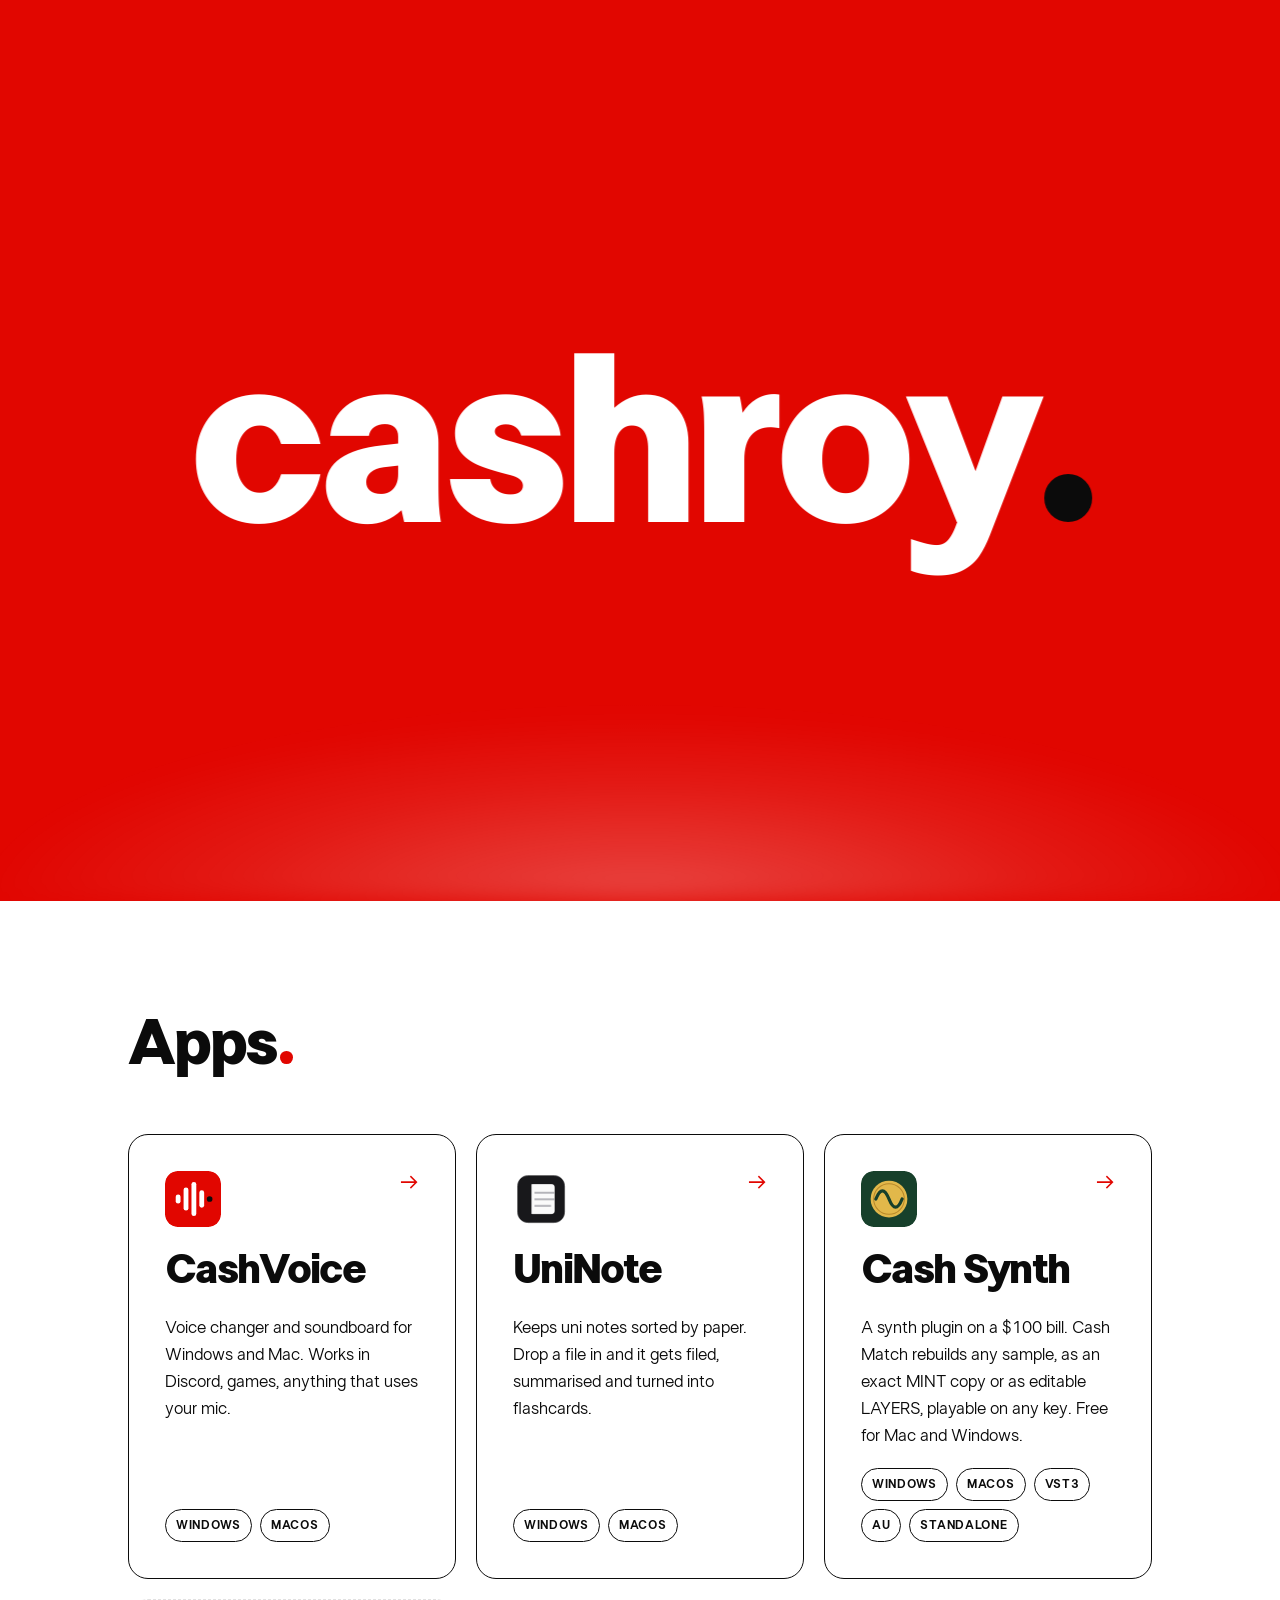
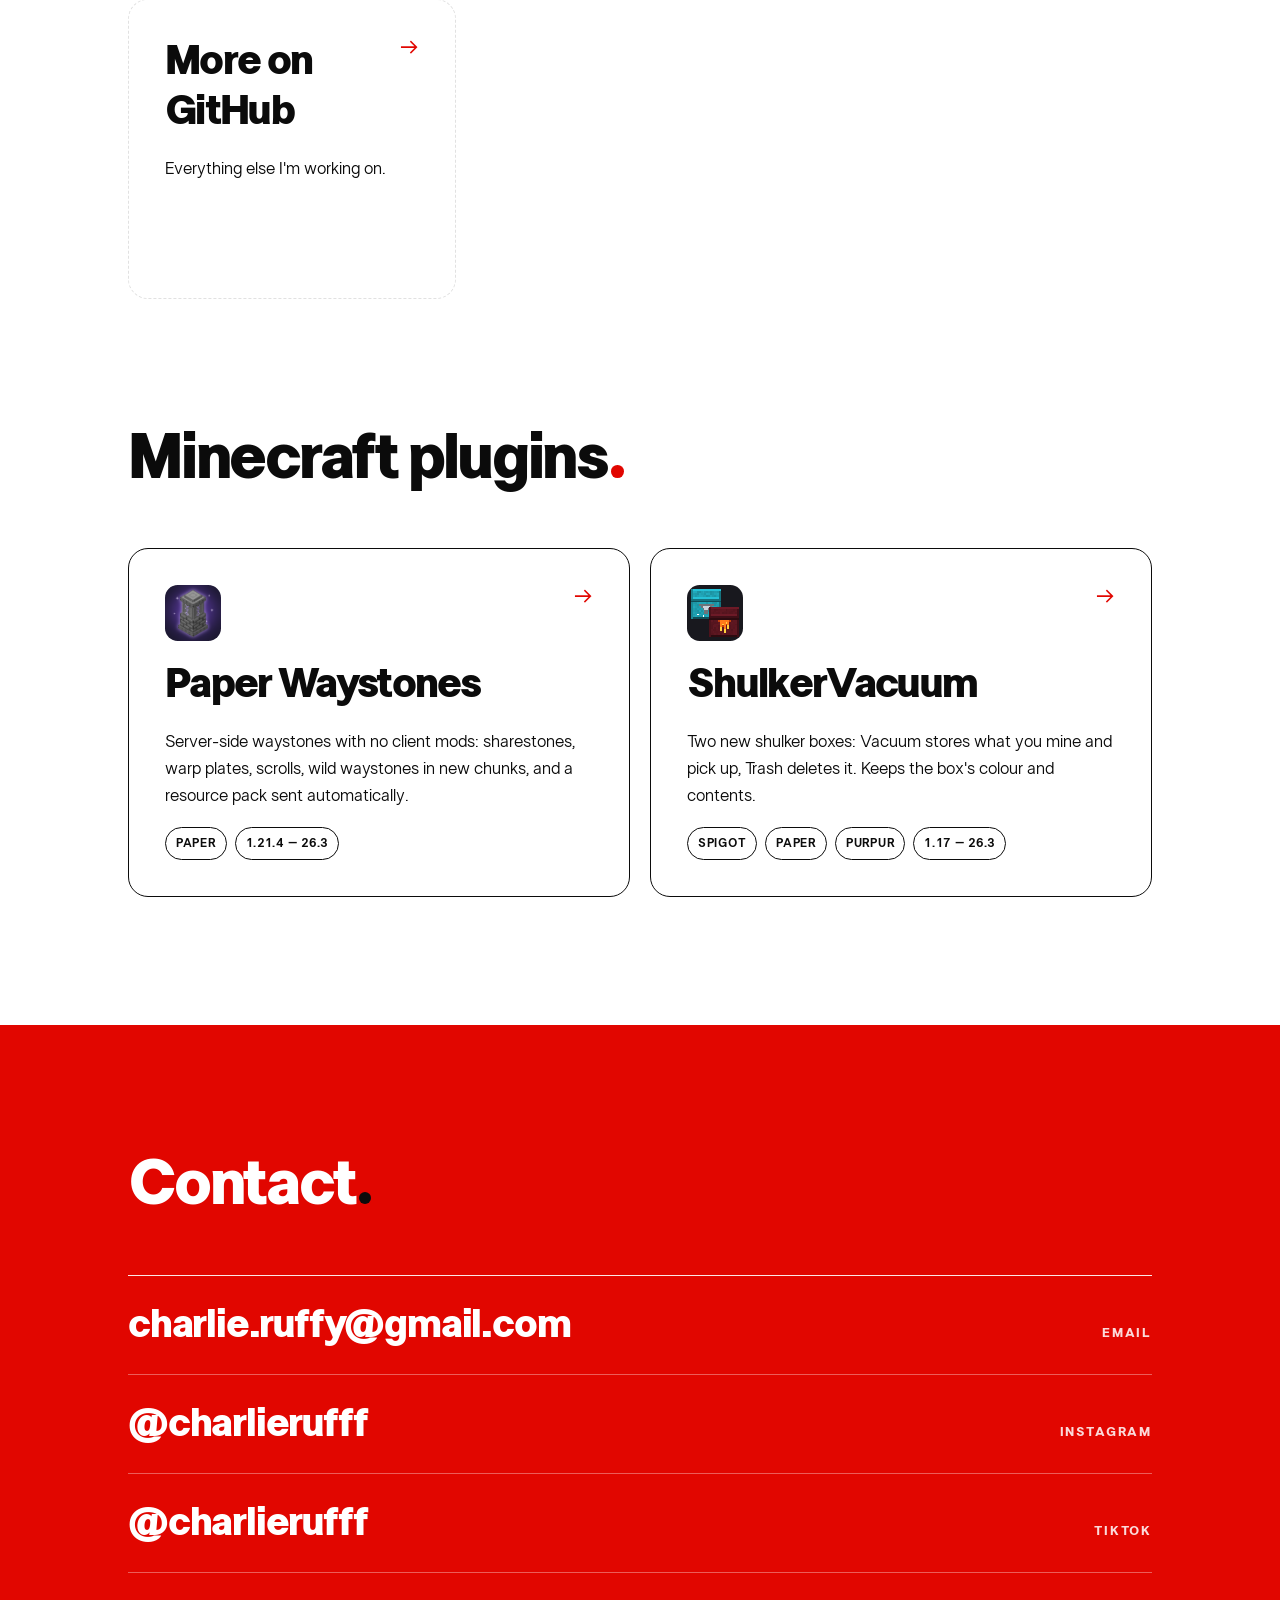
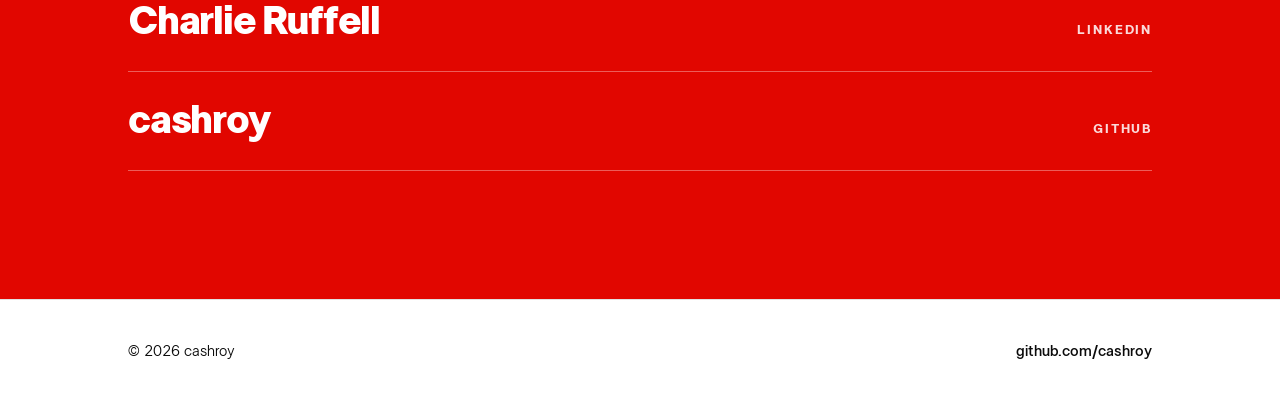
<file: index.html>
<!doctype html>
<html lang="en" class="no-js">
<head>
  <meta charset="utf-8">
  <meta name="viewport" content="width=device-width, initial-scale=1">
  <title>cashroy</title>
  <meta name="description" content="Apps and Minecraft plugins by cashroy: CashVoice, UniNote, Cash Synth, Paper Waystones and ShulkerVacuum.">
  <meta name="theme-color" content="#e10600">
  <link rel="canonical" href="https://cashroy.github.io/">
  <meta property="og:type" content="website">
  <meta property="og:site_name" content="cashroy">
  <meta property="og:url" content="https://cashroy.github.io/">
  <meta property="og:title" content="cashroy">
  <meta property="og:description" content="Apps and Minecraft plugins by cashroy: CashVoice, UniNote, Cash Synth, Paper Waystones and ShulkerVacuum.">
  <meta property="og:image" content="https://cashroy.github.io/og.png">
  <meta property="og:image:width" content="1200">
  <meta property="og:image:height" content="630">
  <meta property="og:image:alt" content="cashroy. Apps: CashVoice, UniNote">
  <meta name="twitter:card" content="summary_large_image">
  <link rel="icon" href="data:image/svg+xml,%3Csvg xmlns='http://www.w3.org/2000/svg' viewBox='0 0 64 64'%3E%3Ccircle cx='32' cy='32' r='26' fill='%23e10600'/%3E%3C/svg%3E">
  <link rel="preload" href="assets/fonts/LTSuperior-Black.ttf" as="font" type="font/ttf" crossorigin>
  <link rel="preload" href="assets/fonts/LTSuperior-Regular.ttf" as="font" type="font/ttf" crossorigin>
  <link rel="stylesheet" href="assets/style.css">
  <!-- Set before first paint so the header logo never flashes before the landing logo takes over. -->
  <script>
    document.documentElement.classList.add("js-intro");
    // If main.js never runs (blocked/failed), fall back to the plain static layout.
    setTimeout(function () { if (!window.cvIntro) document.documentElement.classList.remove("js-intro"); }, 4000);
  </script>
</head>
<body>
  <header class="nav">
    <div class="wrap">
      <a class="brand" href="./">cashroy<span class="dot">.</span></a>
      <nav class="nav-links" aria-label="Main">
        <a href="#apps">Apps</a>
        <a href="#plugins">Plugins</a>
        <a href="#contact">Contact</a>
      </nav>
    </div>
  </header>

  <main>
    <!-- Landing: the first screen is just the logo. As you scroll it glides into the header
         (main.js); without JavaScript it simply sits in the middle of this screen. -->
    <div class="hero intro">
      <h1 class="mega" id="mega"><span class="mega-in">cashroy<span class="dot">.</span></span></h1>
    </div>

    <section id="apps" style="padding-top:0">
      <div class="wrap">
        <div class="section-head reveal">
          <h2>Apps<span class="red">.</span></h2>
        </div>

        <div class="cards">
          <a class="card reveal" href="cashvoice/">
            <span class="arrow" aria-hidden="true">→</span>
            <img class="icon" src="cashvoice/icon.svg" alt="" width="56" height="56">
            <h3>CashVoice</h3>
            <p>Voice changer and soundboard for Windows and Mac. Works in Discord, games, anything that uses your mic.</p>
            <div class="tags"><span class="tag">Windows</span><span class="tag">macOS</span></div>
          </a>

          <a class="card reveal" style="--d:.1s" href="uninote/">
            <span class="arrow" aria-hidden="true">→</span>
            <img class="icon" src="assets/uninote-icon.png" alt="" width="56" height="56">
            <h3>UniNote</h3>
            <p>Keeps uni notes sorted by paper. Drop a file in and it gets filed, summarised and turned into flashcards.</p>
            <div class="tags"><span class="tag">Windows</span><span class="tag">macOS</span></div>
          </a>

          <a class="card reveal" style="--d:.2s" href="cashsynth/">
            <span class="arrow" aria-hidden="true">→</span>
            <img class="icon" src="cashsynth/icon.svg" alt="" width="56" height="56">
            <h3>Cash Synth</h3>
            <p>A synth plugin on a $100 bill. Cash Match rebuilds any sample, as an exact MINT copy or as editable LAYERS, playable on any key. Free for Mac and Windows.</p>
            <div class="tags"><span class="tag">Windows</span><span class="tag">macOS</span><span class="tag">VST3</span><span class="tag">AU</span><span class="tag">Standalone</span></div>
          </a>

          <a class="card ghost reveal" style="--d:.3s" href="https://github.com/cashroy">
            <span class="arrow" aria-hidden="true">→</span>
            <h3>More on GitHub</h3>
            <p>Everything else I'm working on.</p>
          </a>
        </div>
      </div>
    </section>

    <section id="plugins" style="padding-top:0">
      <div class="wrap">
        <div class="section-head reveal">
          <h2>Minecraft plugins<span class="red">.</span></h2>
        </div>

        <div class="cards">
          <a class="card reveal" href="waystones/">
            <span class="arrow" aria-hidden="true">→</span>
            <img class="icon" src="waystones/icon.png" alt="" width="56" height="56">
            <h3>Paper Waystones</h3>
            <p>Server-side waystones with no client mods: sharestones, warp plates, scrolls, wild waystones in new chunks, and a resource pack sent automatically.</p>
            <div class="tags"><span class="tag">Paper</span><span class="tag">1.21.4 – 26.3</span></div>
          </a>

          <a class="card reveal" href="shulkervacuum/">
            <span class="arrow" aria-hidden="true">→</span>
            <img class="icon pixel" src="shulkervacuum/icon.png" alt="" width="56" height="56">
            <h3>ShulkerVacuum</h3>
            <p>Two new shulker boxes: Vacuum stores what you mine and pick up, Trash deletes it. Keeps the box's colour and contents.</p>
            <div class="tags"><span class="tag">Spigot</span><span class="tag">Paper</span><span class="tag">Purpur</span><span class="tag">1.17 – 26.3</span></div>
          </a>
        </div>
      </div>
    </section>

    <section class="band" id="contact">
      <div class="wrap">
        <div class="section-head reveal">
          <h2>Contact<span style="color:var(--ink)">.</span></h2>
        </div>
        <ul class="contact reveal">
          <li><a href="mailto:charlie.ruffy@gmail.com"><span class="value">charlie.ruffy@gmail.com</span><span class="label">Email</span></a></li>
          <li><a href="https://www.instagram.com/charlierufff/"><span class="value">@charlierufff</span><span class="label">Instagram</span></a></li>
          <li><a href="https://www.tiktok.com/@charlierufff"><span class="value">@charlierufff</span><span class="label">TikTok</span></a></li>
          <li><a href="https://www.linkedin.com/in/charlie-ruffell-688a11411/"><span class="value">Charlie Ruffell</span><span class="label">LinkedIn</span></a></li>
          <li><a href="https://github.com/cashroy"><span class="value">cashroy</span><span class="label">GitHub</span></a></li>
        </ul>
      </div>
    </section>
  </main>

  <footer>
    <div class="wrap">
      <span>© <span id="year">2026</span> cashroy</span>
      <a href="https://github.com/cashroy">github.com/cashroy</a>
    </div>
  </footer>
  <script src="assets/main.js"></script>
</body>
</html>
</file>
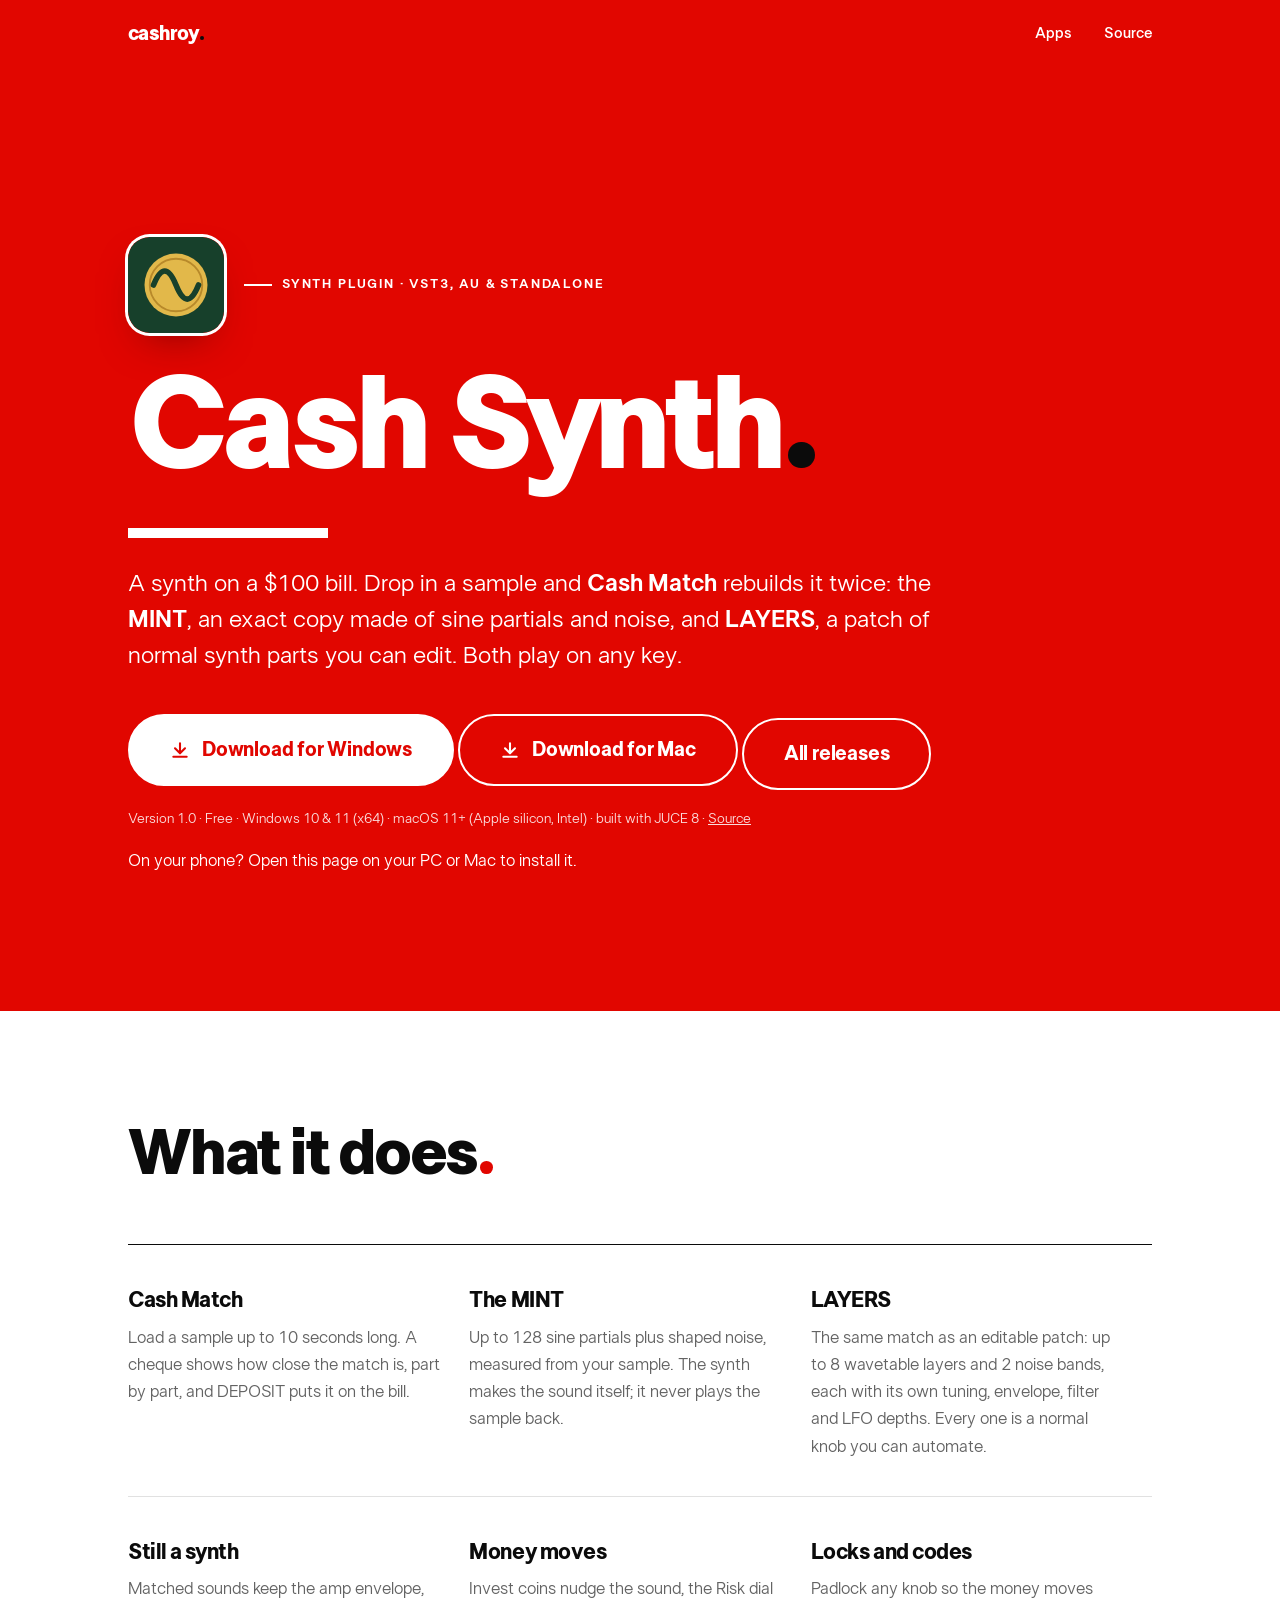
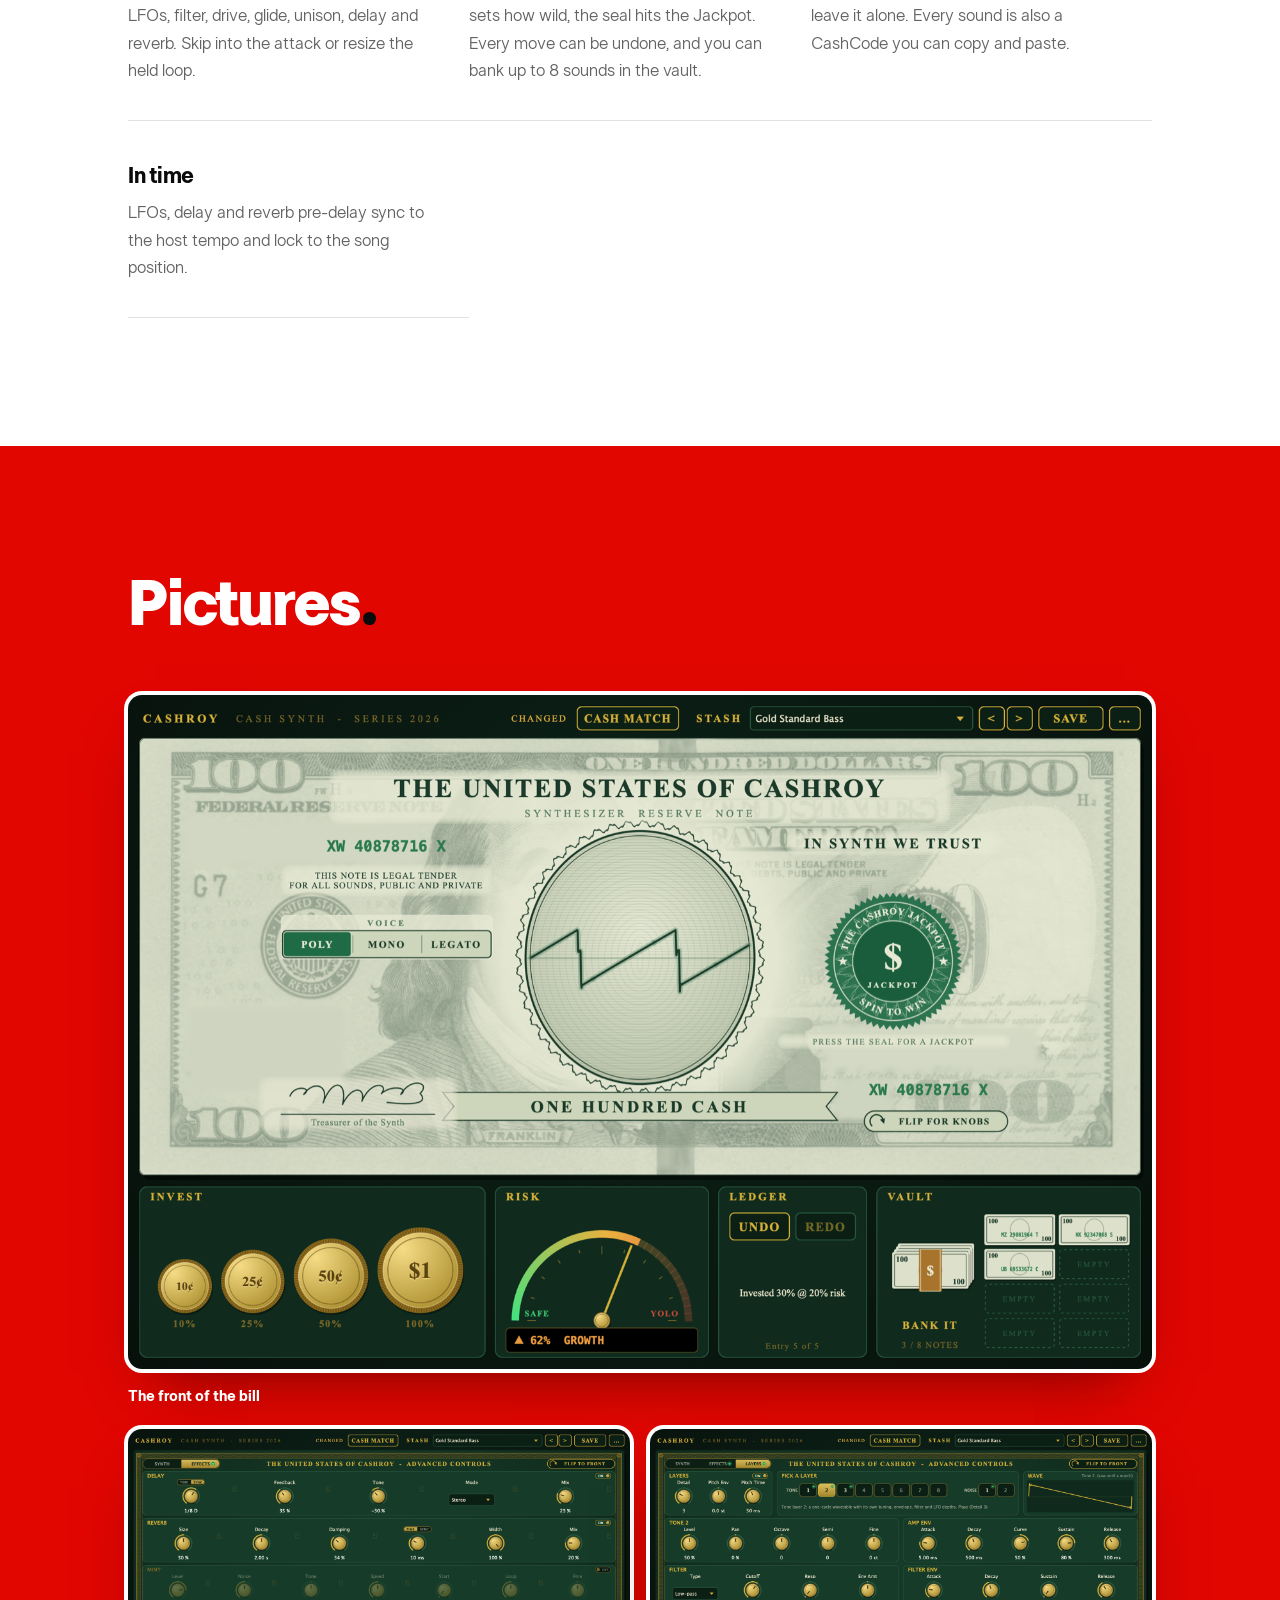
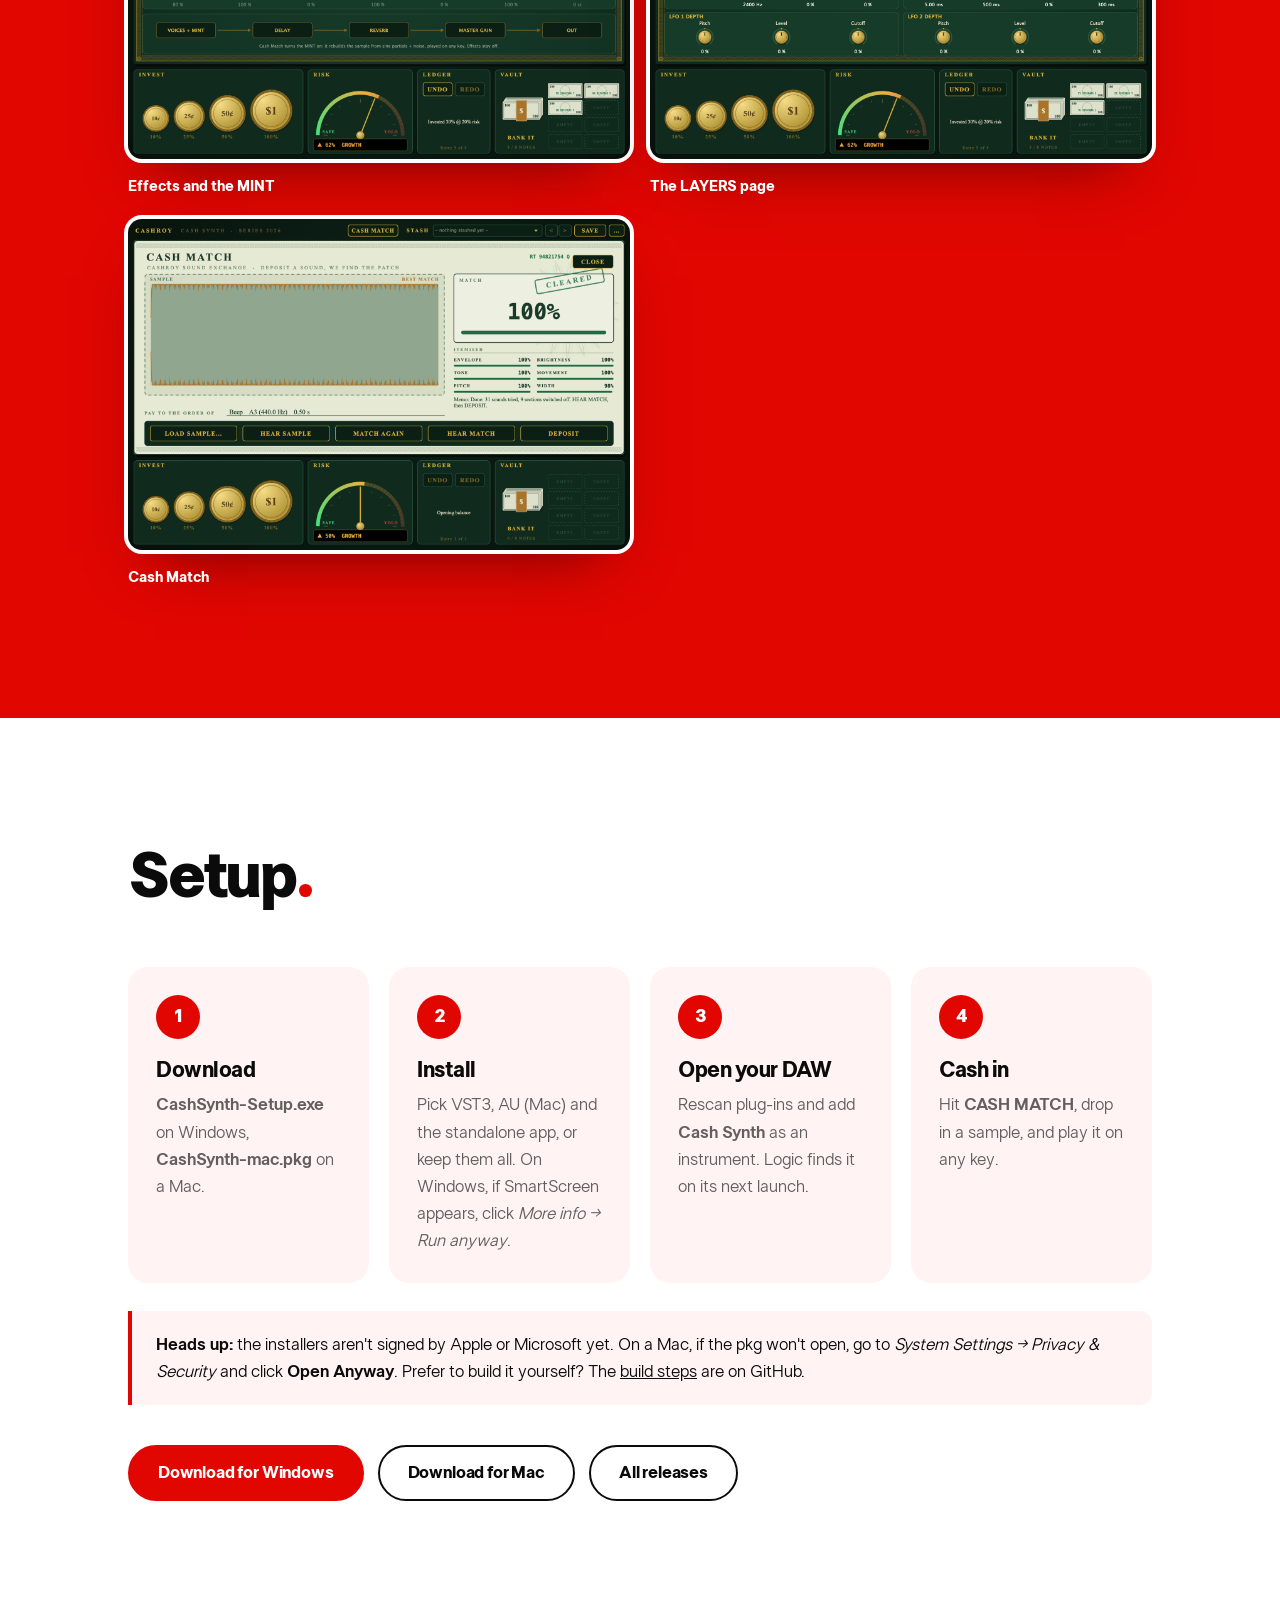
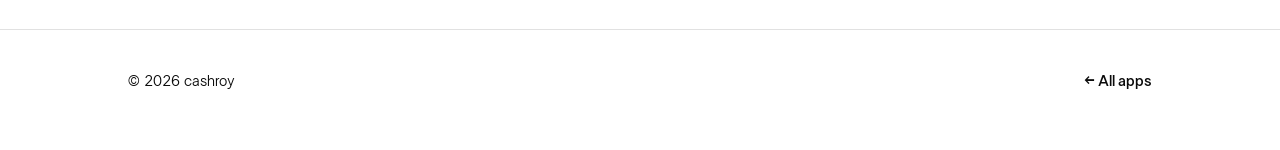
<file: cashsynth/index.html>
<!doctype html>
<html lang="en" class="no-js">
<head>
  <meta charset="utf-8">
  <meta name="viewport" content="width=device-width, initial-scale=1">
  <title>Cash Synth</title>
  <meta name="description" content="Cash Synth: a free money-themed synthesizer plugin for Mac and Windows (VST3, AU, Standalone). Cash Match rebuilds any sample, as an exact MINT copy or as editable LAYERS, playable on any key.">
  <meta name="theme-color" content="#e10600">
  <link rel="canonical" href="https://cashroy.github.io/cashsynth/">
  <meta property="og:type" content="website">
  <meta property="og:site_name" content="cashroy">
  <meta property="og:url" content="https://cashroy.github.io/cashsynth/">
  <meta property="og:title" content="Cash Synth: a synth on a $100 bill">
  <meta property="og:description" content="VST3, AU and Standalone. Drop in a sample and Cash Match rebuilds it from sine partials and noise, then you play it on any key.">
  <meta property="og:image" content="https://cashroy.github.io/cashsynth/shots/editor.png">
  <meta name="twitter:card" content="summary_large_image">
  <link rel="icon" href="icon.svg">
  <link rel="preload" href="../assets/fonts/LTSuperior-Black.ttf" as="font" type="font/ttf" crossorigin>
  <link rel="preload" href="../assets/fonts/LTSuperior-Regular.ttf" as="font" type="font/ttf" crossorigin>
  <link rel="stylesheet" href="../assets/style.css">
</head>
<body>
  <header class="nav">
    <div class="wrap">
      <a class="brand" href="../">cashroy<span class="dot">.</span></a>
      <nav class="nav-links" aria-label="Main">
        <a href="../#apps">Apps</a>
        <a href="https://github.com/cashroy/cash-synth">Source</a>
      </nav>
    </div>
  </header>

  <main>
    <div class="hero product-hero">
      <div class="wrap">
        <div class="top rise">
          <img class="app-icon" src="icon.svg" alt="Cash Synth icon" width="96" height="96">
          <span class="eyebrow">Synth plugin · VST3, AU &amp; Standalone</span>
        </div>
        <h1><span class="rise" style="--d:.08s">Cash Synth<span class="red">.</span></span></h1>
        <span class="underline-draw" aria-hidden="true"></span>
        <p class="lede rise" style="--d:.22s">
          A synth on a $100 bill. Drop in a sample and <strong>Cash Match</strong> rebuilds it twice:
          the <strong>MINT</strong>, an exact copy made of sine partials and noise, and <strong>LAYERS</strong>,
          a patch of normal synth parts you can edit. Both play on any key.
        </p>
        <div class="btns rise" style="--d:.34s">
          <a class="btn primary big" data-dl data-os="win" href="https://github.com/cashroy/cash-synth/releases/latest/download/CashSynth-Setup.exe">
            <svg class="down" viewBox="0 0 24 24" fill="none" stroke="currentColor" stroke-width="2.5" stroke-linecap="round" stroke-linejoin="round" aria-hidden="true"><path d="M12 4v12M6 10l6 6 6-6M4 20h16"/></svg>
            Download for Windows
          </a>
          <a class="btn big" data-dl data-os="mac" href="https://github.com/cashroy/cash-synth/releases/latest/download/CashSynth-mac.pkg">
            <svg class="down" viewBox="0 0 24 24" fill="none" stroke="currentColor" stroke-width="2.5" stroke-linecap="round" stroke-linejoin="round" aria-hidden="true"><path d="M12 4v12M6 10l6 6 6-6M4 20h16"/></svg>
            Download for Mac
          </a>
          <a class="btn big" href="https://github.com/cashroy/cash-synth/releases">All releases</a>
        </div>
        <p class="fineprint muted rise" style="--d:.42s"><span id="cs-version">Version 1.0</span> · Free · Windows 10 &amp; 11 (x64) · macOS 11+ (Apple silicon, Intel) · built with JUCE 8 · <a href="https://github.com/cashroy/cash-synth">Source</a></p>
        <p class="phone-note rise" style="--d:.46s">On your phone? Open this page on your PC or Mac to install it.</p>
      </div>
    </div>

    <section id="features" style="padding-top:0">
      <div class="wrap">
        <div class="section-head reveal">
          <div><h2>What it does<span class="red">.</span></h2></div>
        </div>
        <div class="features">
          <div class="feature reveal"><h3>Cash Match</h3><p>Load a sample up to 10 seconds long. A cheque shows how close the match is, part by part, and DEPOSIT puts it on the bill.</p></div>
          <div class="feature reveal" style="--d:.06s"><h3>The MINT</h3><p>Up to 128 sine partials plus shaped noise, measured from your sample. The synth makes the sound itself; it never plays the sample back.</p></div>
          <div class="feature reveal" style="--d:.12s"><h3>LAYERS</h3><p>The same match as an editable patch: up to 8 wavetable layers and 2 noise bands, each with its own tuning, envelope, filter and LFO depths. Every one is a normal knob you can automate.</p></div>
          <div class="feature reveal"><h3>Still a synth</h3><p>Matched sounds keep the amp envelope, LFOs, filter, drive, glide, unison, delay and reverb. Skip into the attack or resize the held loop.</p></div>
          <div class="feature reveal" style="--d:.06s"><h3>Money moves</h3><p>Invest coins nudge the sound, the Risk dial sets how wild, the seal hits the Jackpot. Every move can be undone, and you can bank up to 8 sounds in the vault.</p></div>
          <div class="feature reveal" style="--d:.12s"><h3>Locks and codes</h3><p>Padlock any knob so the money moves leave it alone. Every sound is also a CashCode you can copy and paste.</p></div>
          <div class="feature reveal"><h3>In time</h3><p>LFOs, delay and reverb pre-delay sync to the host tempo and lock to the song position.</p></div>
        </div>
      </div>
    </section>

    <section class="band" id="screenshots">
      <div class="wrap">
        <div class="section-head reveal">
          <div><h2>Pictures<span style="color:var(--ink)">.</span></h2></div>
        </div>
        <div class="shots plugin-shots reveal">
          <figure class="shot-img wide"><a href="shots/editor.png"><img src="shots/editor.png" alt="Cash Synth front panel: a $100 bill with a live scope, Jackpot seal, invest coins, risk dial, ledger and vault" width="1600" height="1053" loading="lazy"></a><figcaption>The front of the bill</figcaption></figure>
          <figure class="shot-img"><a href="shots/editor-back-fx.png"><img src="shots/editor-back-fx.png" alt="The back of the bill: delay, reverb and the MINT row" width="1600" height="1053" loading="lazy"></a><figcaption>Effects and the MINT</figcaption></figure>
          <figure class="shot-img"><a href="shots/editor-back-layers.png"><img src="shots/editor-back-layers.png" alt="The LAYERS page: layer tabs, a wavetable view and one layer's tone, envelope, filter and LFO knobs" width="1600" height="1053" loading="lazy"></a><figcaption>The LAYERS page</figcaption></figure>
          <figure class="shot-img"><a href="shots/editor-match.png"><img src="shots/editor-match.png" alt="The Cash Match cheque with a match percentage and per-part scores" width="1600" height="1053" loading="lazy"></a><figcaption>Cash Match</figcaption></figure>
        </div>
      </div>
    </section>

    <section id="setup">
      <div class="wrap">
        <div class="section-head reveal">
          <div><h2>Setup<span class="red">.</span></h2></div>
        </div>
        <ol class="steps">
          <li class="reveal"><h3>Download</h3><p><strong>CashSynth-Setup.exe</strong> on Windows, <strong>CashSynth-mac.pkg</strong> on a Mac.</p></li>
          <li class="reveal" style="--d:.06s"><h3>Install</h3><p>Pick VST3, AU (Mac) and the standalone app, or keep them all. On Windows, if SmartScreen appears, click <em>More info → Run anyway</em>.</p></li>
          <li class="reveal" style="--d:.12s"><h3>Open your DAW</h3><p>Rescan plug-ins and add <strong>Cash Synth</strong> as an instrument. Logic finds it on its next launch.</p></li>
          <li class="reveal" style="--d:.18s"><h3>Cash in</h3><p>Hit <strong>CASH MATCH</strong>, drop in a sample, and play it on any key.</p></li>
        </ol>
        <div class="callout reveal">
          <p><strong>Heads up:</strong> the installers aren't signed by Apple or Microsoft yet. On a Mac, if the pkg won't open, go to <em>System Settings → Privacy &amp; Security</em> and click <strong>Open Anyway</strong>. Prefer to build it yourself? The <a href="https://github.com/cashroy/cash-synth#building">build steps</a> are on GitHub.</p>
        </div>
        <div class="btns reveal">
          <a class="btn primary" data-dl data-os="win" href="https://github.com/cashroy/cash-synth/releases/latest/download/CashSynth-Setup.exe">Download for Windows</a>
          <a class="btn" data-dl data-os="mac" href="https://github.com/cashroy/cash-synth/releases/latest/download/CashSynth-mac.pkg">Download for Mac</a>
          <a class="btn" href="https://github.com/cashroy/cash-synth/releases">All releases</a>
        </div>
      </div>
    </section>
  </main>

  <footer>
    <div class="wrap">
      <span>© <span id="year">2026</span> cashroy</span>
      <a href="../#apps">← All apps</a>
    </div>
  </footer>
  <script src="../assets/main.js"></script>
  <script>
    // On a Mac, make the Mac download the main button.
    (function () {
      var mac = /Macintosh|Mac OS X/.test(navigator.userAgent) && !/iPhone|iPad/.test(navigator.userAgent) && navigator.maxTouchPoints < 2;
      if (!mac) return;
      document.querySelectorAll(".btns").forEach(function (row) {
        var w = row.querySelector('a[data-os="win"]'), m = row.querySelector('a[data-os="mac"]');
        if (!w || !m) return;
        w.classList.remove("primary"); m.classList.add("primary");
        row.insertBefore(m, w);
      });
    })();

    // Show the latest version; if there's no release yet, don't send people to a 404.
    (function () {
      fetch("https://api.github.com/repos/cashroy/cash-synth/releases/latest", { headers: { Accept: "application/vnd.github+json" } })
        .then(function (r) {
          if (r.status === 404) {
            document.querySelectorAll("a[data-dl]").forEach(function (a) {
              a.removeAttribute("href");
              a.setAttribute("aria-disabled", "true");
              a.classList.add("soon");
              a.lastChild.textContent = " Coming soon";
            });
            document.getElementById("cs-version").textContent = "First release coming soon";
            return null;
          }
          return r.ok ? r.json() : null;
        })
        .then(function (rel) {
          if (rel && rel.tag_name) document.getElementById("cs-version").textContent = "Version " + rel.tag_name.replace(/^v/, "");
        })
        .catch(function () { /* offline or rate-limited: keep the normal link */ });
    })();
  </script>
</body>
</html>
</file>
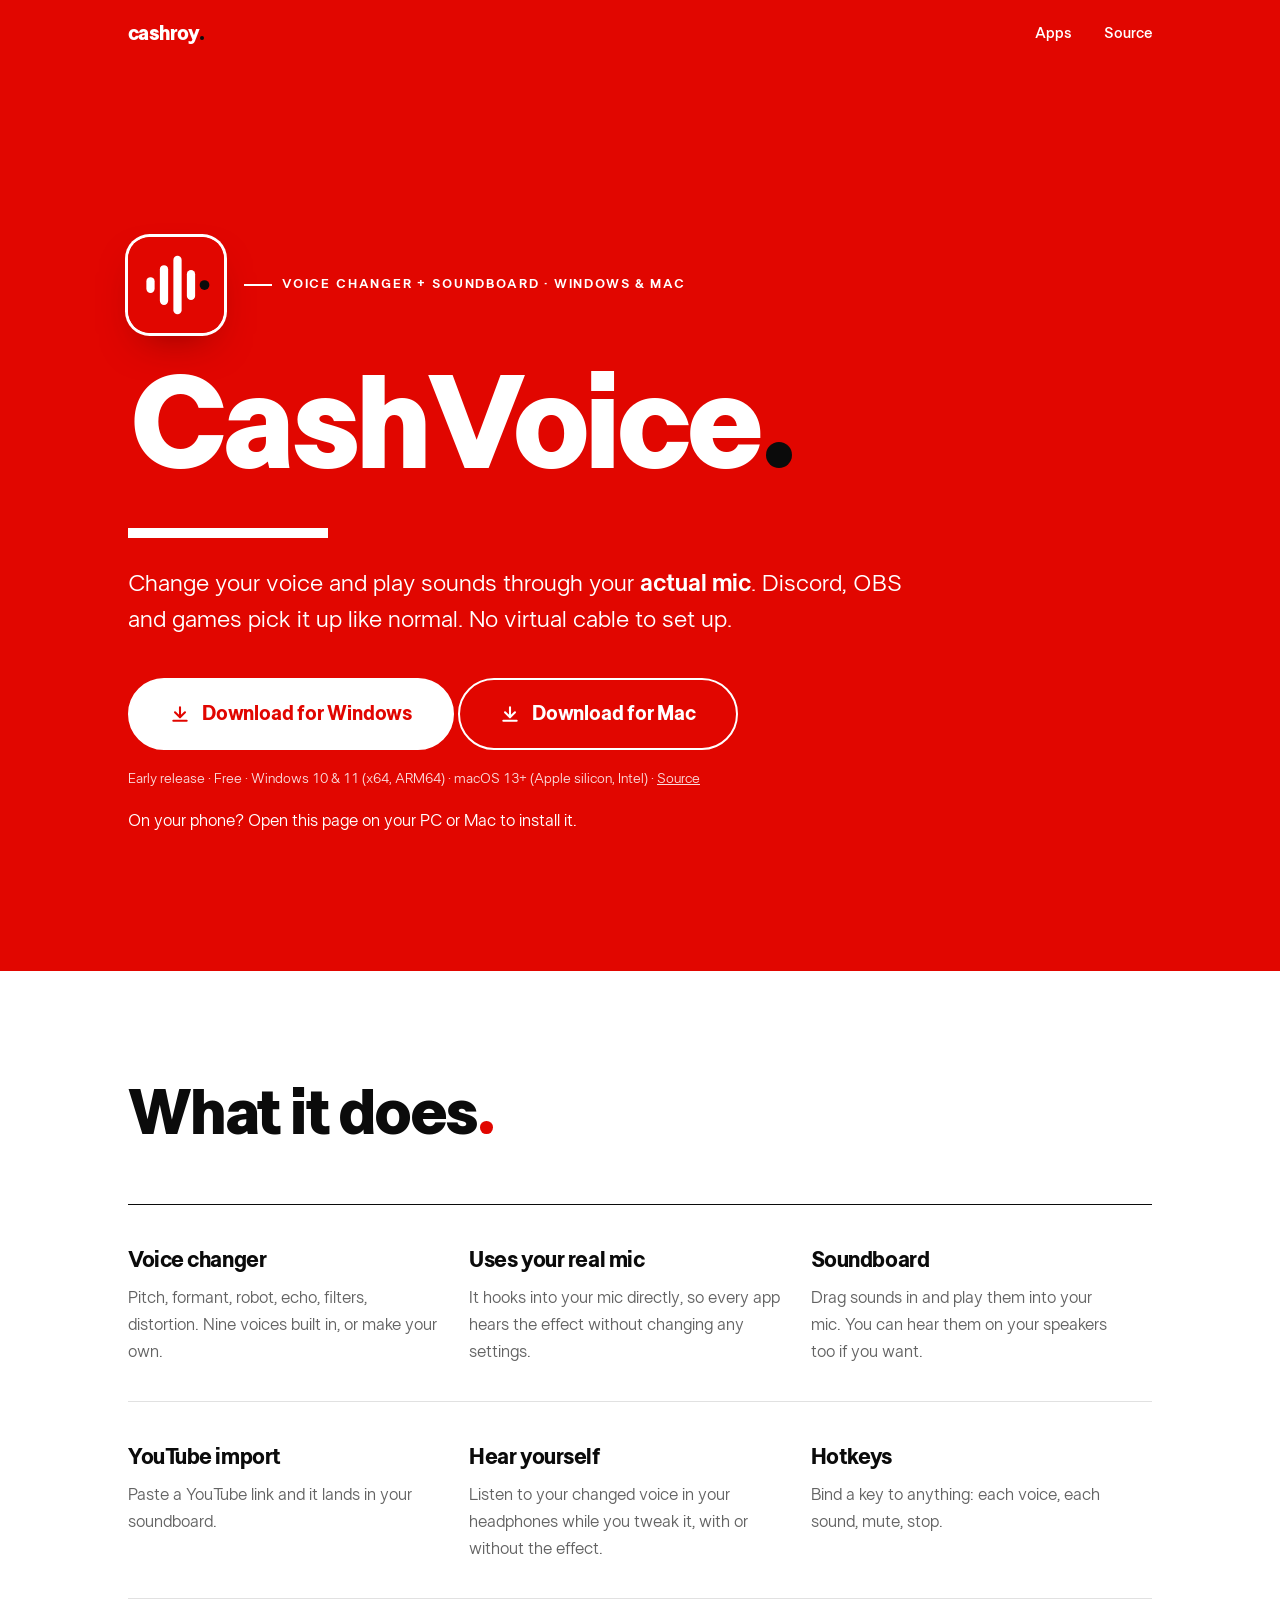
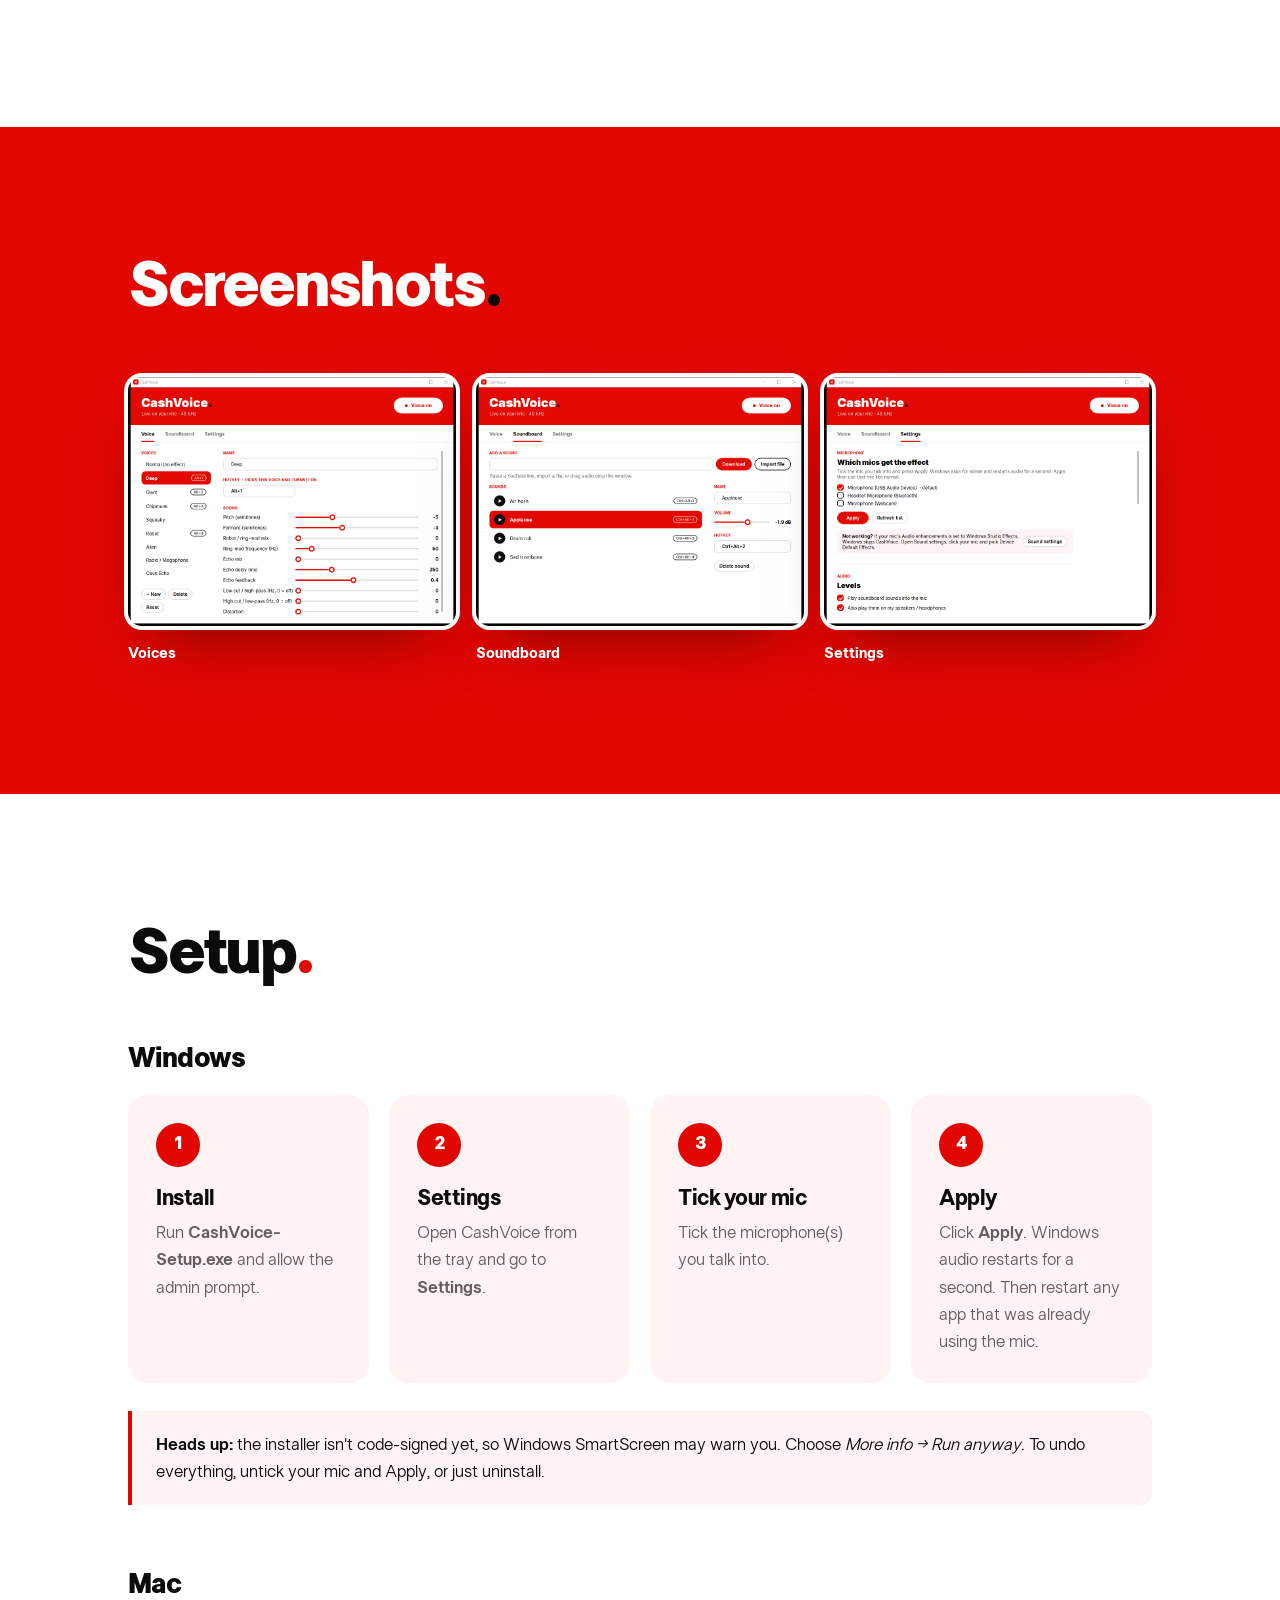
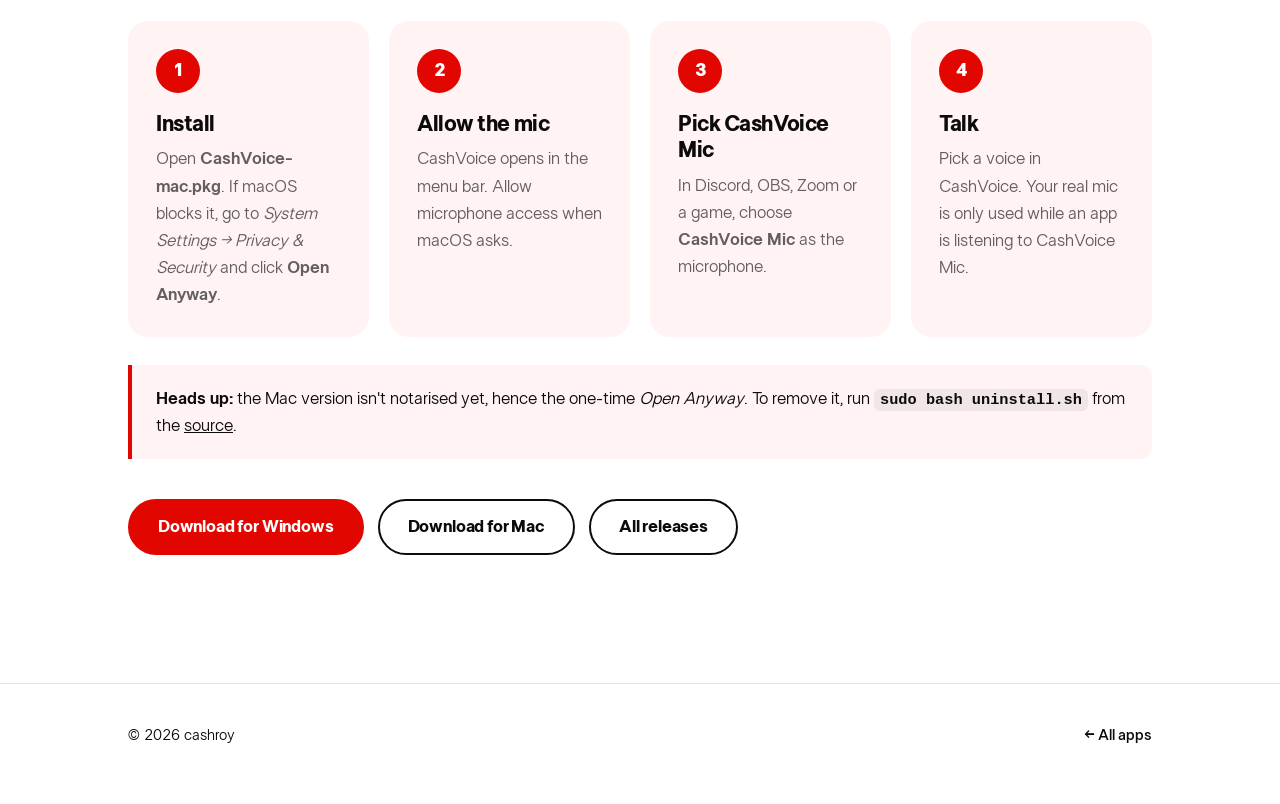
<file: cashvoice/index.html>
<!doctype html>
<html lang="en" class="no-js">
<head>
  <meta charset="utf-8">
  <meta name="viewport" content="width=device-width, initial-scale=1">
  <title>CashVoice</title>
  <meta name="description" content="CashVoice is a free system-wide voice changer and soundboard for Windows. Works in Discord, OBS and games with no virtual mic.">
  <meta name="theme-color" content="#e10600">
  <link rel="canonical" href="https://cashroy.github.io/cashvoice/">
  <meta property="og:type" content="website">
  <meta property="og:site_name" content="cashroy">
  <meta property="og:url" content="https://cashroy.github.io/cashvoice/">
  <meta property="og:title" content="CashVoice: voice changer + soundboard for Windows and Mac">
  <meta property="og:description" content="Free voice changer and soundboard for Windows and Mac. Works in Discord, OBS, Zoom and games.">
  <meta property="og:image" content="https://cashroy.github.io/cashvoice/og.png">
  <meta property="og:image:width" content="1200">
  <meta property="og:image:height" content="630">
  <meta property="og:image:alt" content="CashVoice. Voice changer + soundboard for Windows">
  <meta name="twitter:card" content="summary_large_image">
  <link rel="icon" href="icon.svg">
  <link rel="preload" href="../assets/fonts/LTSuperior-Black.ttf" as="font" type="font/ttf" crossorigin>
  <link rel="preload" href="../assets/fonts/LTSuperior-Regular.ttf" as="font" type="font/ttf" crossorigin>
  <link rel="stylesheet" href="../assets/style.css">
</head>
<body>
  <header class="nav">
    <div class="wrap">
      <a class="brand" href="../">cashroy<span class="dot">.</span></a>
      <nav class="nav-links" aria-label="Main">
        <a href="../#apps">Apps</a>
        <a href="https://github.com/cashroy/CashVoice">Source</a>
      </nav>
    </div>
  </header>

  <main>
    <div class="hero product-hero">
      <div class="wrap">
        <div class="top rise">
          <img class="app-icon" src="icon.svg" alt="CashVoice icon" width="96" height="96">
          <span class="eyebrow">Voice changer + soundboard · Windows &amp; Mac</span>
        </div>
        <h1><span class="rise" style="--d:.08s">CashVoice<span class="red">.</span></span></h1>
        <span class="underline-draw" aria-hidden="true"></span>
        <p class="lede rise" style="--d:.22s">
          Change your voice and play sounds through your <strong>actual mic</strong>.
          Discord, OBS and games pick it up like normal. No virtual cable to set up.
        </p>
        <div class="btns rise" style="--d:.34s">
          <a class="btn primary big" data-dl data-os="win" href="https://github.com/cashroy/CashVoice/releases/latest/download/CashVoice-Setup.exe">
            <svg class="down" viewBox="0 0 24 24" fill="none" stroke="currentColor" stroke-width="2.5" stroke-linecap="round" stroke-linejoin="round" aria-hidden="true"><path d="M12 4v12M6 10l6 6 6-6M4 20h16"/></svg>
            Download for Windows
          </a>
          <a class="btn big" data-dl data-os="mac" href="https://github.com/cashroy/CashVoice/releases/latest/download/CashVoice-mac.pkg">
            <svg class="down" viewBox="0 0 24 24" fill="none" stroke="currentColor" stroke-width="2.5" stroke-linecap="round" stroke-linejoin="round" aria-hidden="true"><path d="M12 4v12M6 10l6 6 6-6M4 20h16"/></svg>
            Download for Mac
          </a>
        </div>
        <p class="fineprint muted rise" style="--d:.42s"><span id="cv-version">Early release</span> · Free · Windows 10 &amp; 11 (x64, ARM64) · macOS 13+ (Apple silicon, Intel) · <a href="https://github.com/cashroy/CashVoice">Source</a></p>
        <p class="phone-note rise" style="--d:.46s">On your phone? Open this page on your PC or Mac to install it.</p>
      </div>
    </div>

    <section id="features" style="padding-top:0">
      <div class="wrap">
        <div class="section-head reveal">
          <div>
            <h2>What it does<span class="red">.</span></h2>
          </div>
        </div>
        <div class="features">
          <div class="feature reveal"><h3>Voice changer</h3><p>Pitch, formant, robot, echo, filters, distortion. Nine voices built in, or make your own.</p></div>
          <div class="feature reveal" style="--d:.06s"><h3>Uses your real mic</h3><p>It hooks into your mic directly, so every app hears the effect without changing any settings.</p></div>
          <div class="feature reveal" style="--d:.12s"><h3>Soundboard</h3><p>Drag sounds in and play them into your mic. You can hear them on your speakers too if you want.</p></div>
          <div class="feature reveal"><h3>YouTube import</h3><p>Paste a YouTube link and it lands in your soundboard.</p></div>
          <div class="feature reveal" style="--d:.06s"><h3>Hear yourself</h3><p>Listen to your changed voice in your headphones while you tweak it, with or without the effect.</p></div>
          <div class="feature reveal" style="--d:.12s"><h3>Hotkeys</h3><p>Bind a key to anything: each voice, each sound, mute, stop.</p></div>
        </div>
      </div>
    </section>

    <section class="band" id="screenshots">
      <div class="wrap">
        <div class="section-head reveal">
          <div>
            <h2>Screenshots<span style="color:var(--ink)">.</span></h2>
          </div>
        </div>
        <div class="shots reveal">
          <figure class="shot-img"><a href="shots/voice.png"><img src="shots/voice.png" alt="CashVoice voice tab: the Deep voice selected, with pitch, formant, robot, echo, filter and distortion sliders" width="1000" height="760" loading="lazy"></a><figcaption>Voices</figcaption></figure>
          <figure class="shot-img"><a href="shots/soundboard.png"><img src="shots/soundboard.png" alt="CashVoice soundboard tab with sounds and hotkeys" width="1000" height="760" loading="lazy"></a><figcaption>Soundboard</figcaption></figure>
          <figure class="shot-img"><a href="shots/settings.png"><img src="shots/settings.png" alt="CashVoice settings: pick your mic and set levels" width="1000" height="760" loading="lazy"></a><figcaption>Settings</figcaption></figure>
        </div>
        <p class="swipe-hint">Swipe for more · tap to enlarge</p>
      </div>
    </section>

    <section id="setup">
      <div class="wrap">
        <div class="section-head reveal">
          <div>
            <h2>Setup<span class="red">.</span></h2>
          </div>
        </div>
        <h3 class="setup-os reveal">Windows</h3>
        <ol class="steps">
          <li class="reveal"><h3>Install</h3><p>Run <strong>CashVoice-Setup.exe</strong> and allow the admin prompt.</p></li>
          <li class="reveal" style="--d:.06s"><h3>Settings</h3><p>Open CashVoice from the tray and go to <strong>Settings</strong>.</p></li>
          <li class="reveal" style="--d:.12s"><h3>Tick your mic</h3><p>Tick the microphone(s) you talk into.</p></li>
          <li class="reveal" style="--d:.18s"><h3>Apply</h3><p>Click <strong>Apply</strong>. Windows audio restarts for a second. Then restart any app that was already using the mic.</p></li>
        </ol>
        <div class="callout reveal">
          <p><strong>Heads up:</strong> the installer isn't code-signed yet, so Windows SmartScreen may warn you. Choose <em>More info → Run anyway</em>. To undo everything, untick your mic and Apply, or just uninstall.</p>
        </div>

        <h3 class="setup-os reveal">Mac</h3>
        <ol class="steps">
          <li class="reveal"><h3>Install</h3><p>Open <strong>CashVoice-mac.pkg</strong>. If macOS blocks it, go to <em>System Settings → Privacy &amp; Security</em> and click <strong>Open Anyway</strong>.</p></li>
          <li class="reveal" style="--d:.06s"><h3>Allow the mic</h3><p>CashVoice opens in the menu bar. Allow microphone access when macOS asks.</p></li>
          <li class="reveal" style="--d:.12s"><h3>Pick CashVoice Mic</h3><p>In Discord, OBS, Zoom or a game, choose <strong>CashVoice Mic</strong> as the microphone.</p></li>
          <li class="reveal" style="--d:.18s"><h3>Talk</h3><p>Pick a voice in CashVoice. Your real mic is only used while an app is listening to CashVoice Mic.</p></li>
        </ol>
        <div class="callout reveal">
          <p><strong>Heads up:</strong> the Mac version isn't notarised yet, hence the one-time <em>Open Anyway</em>. To remove it, run <code>sudo bash uninstall.sh</code> from the <a href="https://github.com/cashroy/CashVoice/tree/main/mac">source</a>.</p>
        </div>
        <div class="btns reveal">
          <a class="btn primary" data-dl data-os="win" href="https://github.com/cashroy/CashVoice/releases/latest/download/CashVoice-Setup.exe">Download for Windows</a>
          <a class="btn" data-dl data-os="mac" href="https://github.com/cashroy/CashVoice/releases/latest/download/CashVoice-mac.pkg">Download for Mac</a>
          <a class="btn" href="https://github.com/cashroy/CashVoice/releases">All releases</a>
        </div>
      </div>
    </section>
  </main>

  <footer>
    <div class="wrap">
      <span>© <span id="year">2026</span> cashroy</span>
      <a href="../">← All apps</a>
    </div>
  </footer>
  <script src="../assets/main.js"></script>
  <script>
    // On a Mac, make the Mac download the main button.
    (function () {
      var mac = /Macintosh|Mac OS X/.test(navigator.userAgent) && !/iPhone|iPad/.test(navigator.userAgent) && navigator.maxTouchPoints < 2;
      if (!mac) return;
      document.querySelectorAll(".btns").forEach(function (row) {
        var w = row.querySelector('a[data-os="win"]'), m = row.querySelector('a[data-os="mac"]');
        if (!w || !m) return;
        w.classList.remove("primary"); m.classList.add("primary");
        row.insertBefore(m, w);
      });
    })();

    // Until the first GitHub release exists, don't send people to a 404.
    (function () {
      fetch("https://api.github.com/repos/cashroy/CashVoice/releases/latest", { headers: { Accept: "application/vnd.github+json" } })
        .then(function (r) {
          if (r.status === 404) {
            document.querySelectorAll("a[data-dl]").forEach(function (a) {
              a.removeAttribute("href");
              a.setAttribute("aria-disabled", "true");
              a.classList.add("soon");
              a.lastChild.textContent = " Coming soon";
            });
            document.getElementById("cv-version").textContent = "First release coming soon";
            return null;
          }
          return r.ok ? r.json() : null;
        })
        .then(function (rel) {
          if (rel && rel.tag_name) document.getElementById("cv-version").textContent = "Version " + rel.tag_name.replace(/^v/, "");
        })
        .catch(function () { /* offline or rate-limited: keep the normal link */ });
    })();
  </script>
</body>
</html>
</file>
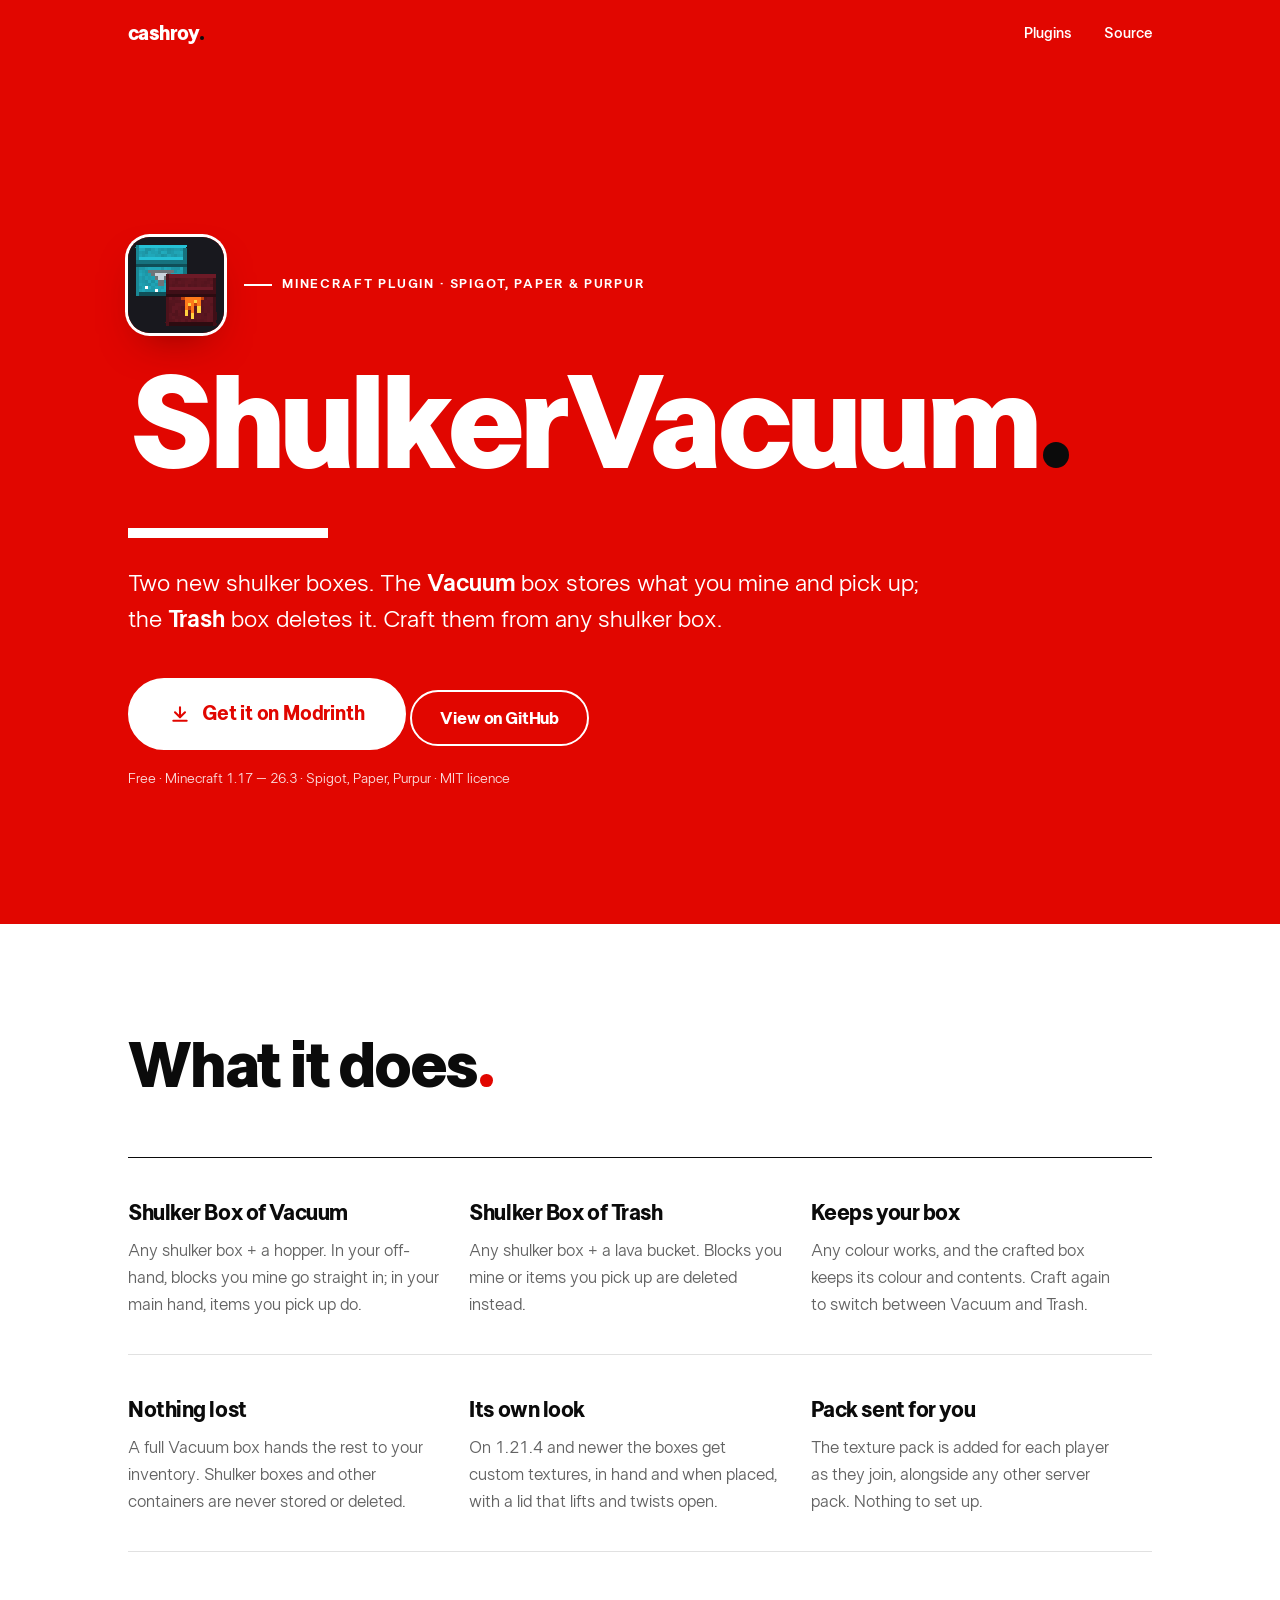
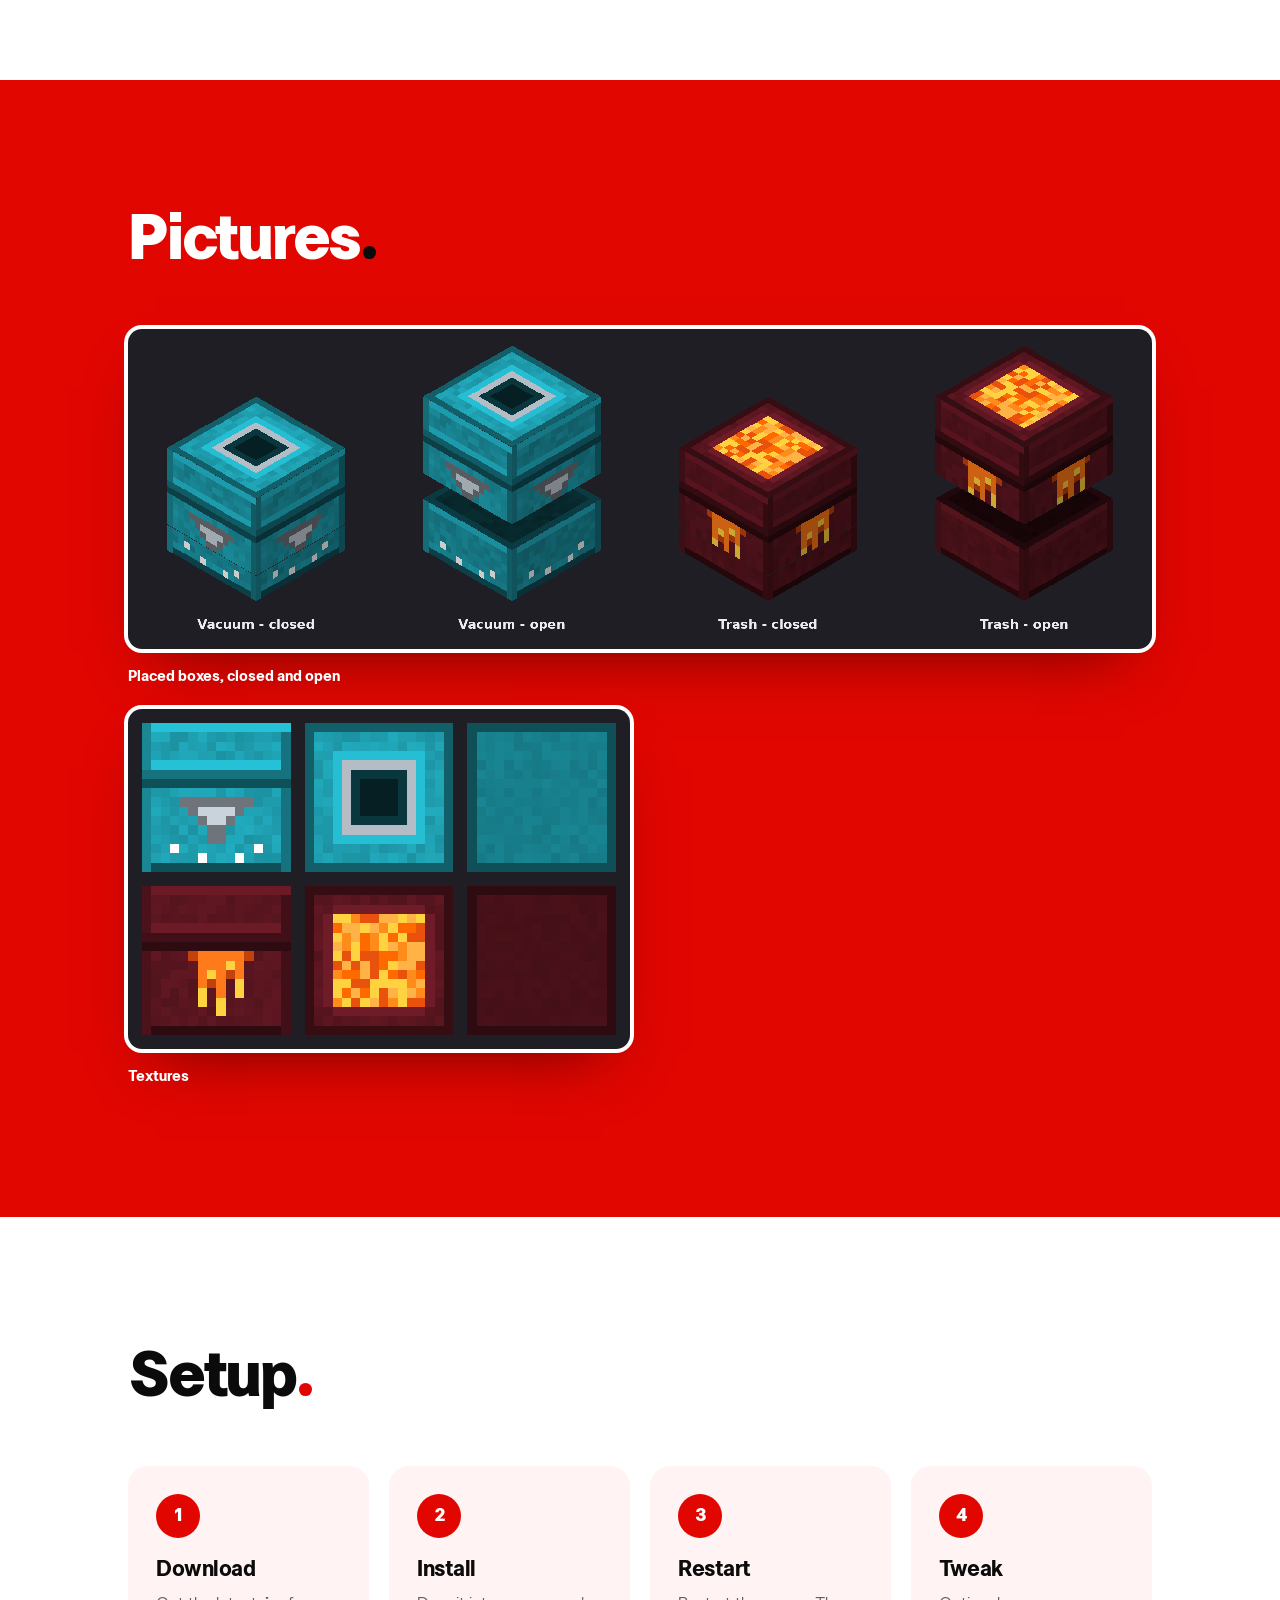
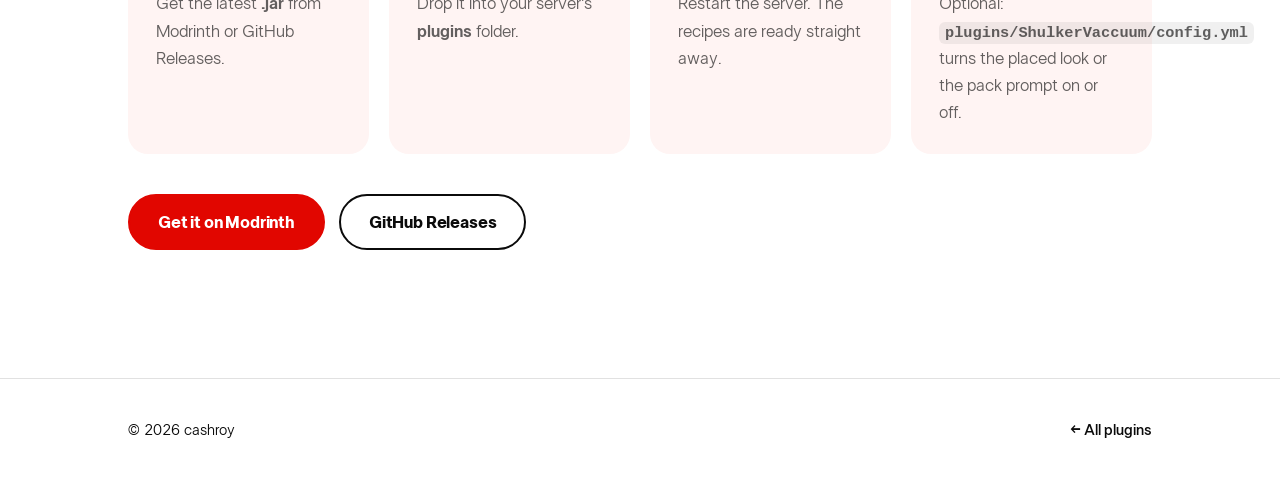
<file: shulkervacuum/index.html>
<!doctype html>
<html lang="en" class="no-js">
<head>
  <meta charset="utf-8">
  <meta name="viewport" content="width=device-width, initial-scale=1">
  <title>ShulkerVacuum</title>
  <meta name="description" content="ShulkerVacuum: a Minecraft plugin (Spigot, Paper, Purpur 1.17 – 26.3) that adds a Vacuum shulker box that stores what you mine and pick up, and a Trash box that deletes it.">
  <meta name="theme-color" content="#e10600">
  <link rel="canonical" href="https://cashroy.github.io/shulkervacuum/">
  <meta property="og:type" content="website">
  <meta property="og:site_name" content="cashroy">
  <meta property="og:url" content="https://cashroy.github.io/shulkervacuum/">
  <meta property="og:title" content="ShulkerVacuum: Vacuum and Trash shulker boxes for Minecraft">
  <meta property="og:description" content="A plugin for Spigot, Paper and Purpur 1.17 – 26.3. The Vacuum box stores what you mine and pick up; the Trash box deletes it.">
  <meta property="og:image" content="https://cashroy.github.io/shulkervacuum/icon.png">
  <meta name="twitter:card" content="summary">
  <link rel="icon" href="icon.png">
  <link rel="preload" href="../assets/fonts/LTSuperior-Black.ttf" as="font" type="font/ttf" crossorigin>
  <link rel="preload" href="../assets/fonts/LTSuperior-Regular.ttf" as="font" type="font/ttf" crossorigin>
  <link rel="stylesheet" href="../assets/style.css">
</head>
<body>
  <header class="nav">
    <div class="wrap">
      <a class="brand" href="../">cashroy<span class="dot">.</span></a>
      <nav class="nav-links" aria-label="Main">
        <a href="../#plugins">Plugins</a>
        <a href="https://github.com/cashroy/ShulkerVaccuum">Source</a>
      </nav>
    </div>
  </header>

  <main>
    <div class="hero product-hero">
      <div class="wrap">
        <div class="top rise">
          <img class="app-icon pixel" src="icon.png" alt="ShulkerVacuum icon" width="96" height="96">
          <span class="eyebrow">Minecraft plugin · Spigot, Paper &amp; Purpur</span>
        </div>
        <h1><span class="rise" style="--d:.08s">ShulkerVacuum<span class="red">.</span></span></h1>
        <span class="underline-draw" aria-hidden="true"></span>
        <p class="lede rise" style="--d:.22s">
          Two new shulker boxes. The <strong>Vacuum</strong> box stores what you mine and pick up;
          the <strong>Trash</strong> box deletes it. Craft them from any shulker box.
        </p>
        <div class="btns rise" style="--d:.34s">
          <a class="btn primary big" href="https://modrinth.com/project/shulkervacuum">
            <svg class="down" viewBox="0 0 24 24" fill="none" stroke="currentColor" stroke-width="2.5" stroke-linecap="round" stroke-linejoin="round" aria-hidden="true"><path d="M12 4v12M6 10l6 6 6-6M4 20h16"/></svg>
            Get it on Modrinth
          </a>
          <a class="btn" href="https://github.com/cashroy/ShulkerVaccuum">View on GitHub</a>
        </div>
        <p class="fineprint muted rise" style="--d:.42s">Free · Minecraft 1.17 – 26.3 · Spigot, Paper, Purpur · MIT licence</p>
      </div>
    </div>

    <section id="features" style="padding-top:0">
      <div class="wrap">
        <div class="section-head reveal">
          <div><h2>What it does<span class="red">.</span></h2></div>
        </div>
        <div class="features">
          <div class="feature reveal"><h3>Shulker Box of Vacuum</h3><p>Any shulker box + a hopper. In your off-hand, blocks you mine go straight in; in your main hand, items you pick up do.</p></div>
          <div class="feature reveal" style="--d:.06s"><h3>Shulker Box of Trash</h3><p>Any shulker box + a lava bucket. Blocks you mine or items you pick up are deleted instead.</p></div>
          <div class="feature reveal" style="--d:.12s"><h3>Keeps your box</h3><p>Any colour works, and the crafted box keeps its colour and contents. Craft again to switch between Vacuum and Trash.</p></div>
          <div class="feature reveal"><h3>Nothing lost</h3><p>A full Vacuum box hands the rest to your inventory. Shulker boxes and other containers are never stored or deleted.</p></div>
          <div class="feature reveal" style="--d:.06s"><h3>Its own look</h3><p>On 1.21.4 and newer the boxes get custom textures, in hand and when placed, with a lid that lifts and twists open.</p></div>
          <div class="feature reveal" style="--d:.12s"><h3>Pack sent for you</h3><p>The texture pack is added for each player as they join, alongside any other server pack. Nothing to set up.</p></div>
        </div>
      </div>
    </section>

    <section class="band" id="screenshots">
      <div class="wrap">
        <div class="section-head reveal">
          <div><h2>Pictures<span style="color:var(--ink)">.</span></h2></div>
        </div>
        <div class="shots plugin-shots reveal">
          <figure class="shot-img wide"><a href="shots/placed.png"><img class="pixel" src="shots/placed.png" alt="Placed Vacuum and Trash boxes, closed and open" width="2080" height="650" loading="lazy"></a><figcaption>Placed boxes, closed and open</figcaption></figure>
          <figure class="shot-img"><a href="shots/textures.png"><img class="pixel" src="shots/textures.png" alt="Vacuum and Trash box textures: side, top and bottom" width="864" height="584" loading="lazy"></a><figcaption>Textures</figcaption></figure>
        </div>
      </div>
    </section>

    <section id="setup">
      <div class="wrap">
        <div class="section-head reveal">
          <div><h2>Setup<span class="red">.</span></h2></div>
        </div>
        <ol class="steps">
          <li class="reveal"><h3>Download</h3><p>Get the latest <strong>.jar</strong> from Modrinth or GitHub Releases.</p></li>
          <li class="reveal" style="--d:.06s"><h3>Install</h3><p>Drop it into your server's <strong>plugins</strong> folder.</p></li>
          <li class="reveal" style="--d:.12s"><h3>Restart</h3><p>Restart the server. The recipes are ready straight away.</p></li>
          <li class="reveal" style="--d:.18s"><h3>Tweak</h3><p>Optional: <code>plugins/ShulkerVaccuum/config.yml</code> turns the placed look or the pack prompt on or off.</p></li>
        </ol>
        <div class="btns reveal">
          <a class="btn primary" href="https://modrinth.com/project/shulkervacuum">Get it on Modrinth</a>
          <a class="btn" href="https://github.com/cashroy/ShulkerVaccuum/releases">GitHub Releases</a>
        </div>
      </div>
    </section>
  </main>

  <footer>
    <div class="wrap">
      <span>© <span id="year">2026</span> cashroy</span>
      <a href="../#plugins">← All plugins</a>
    </div>
  </footer>
  <script src="../assets/main.js"></script>
</body>
</html>
</file>
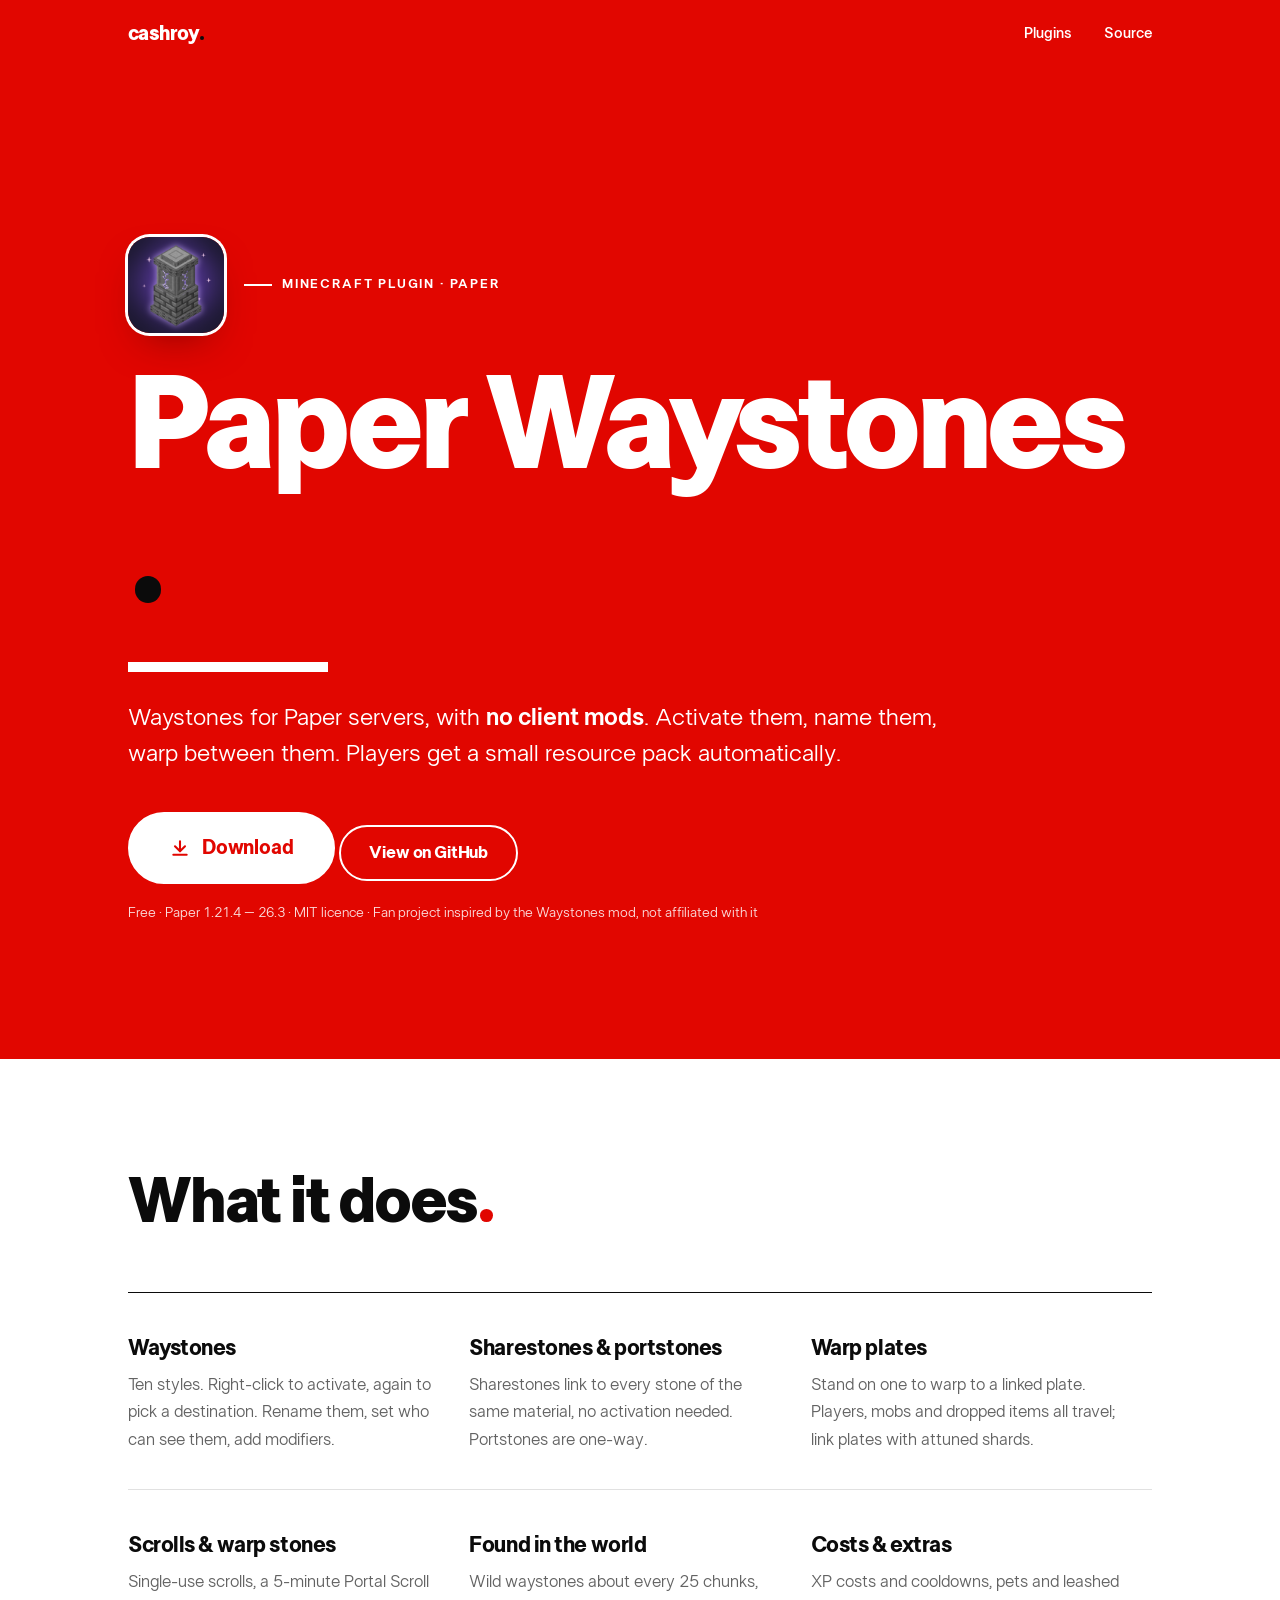
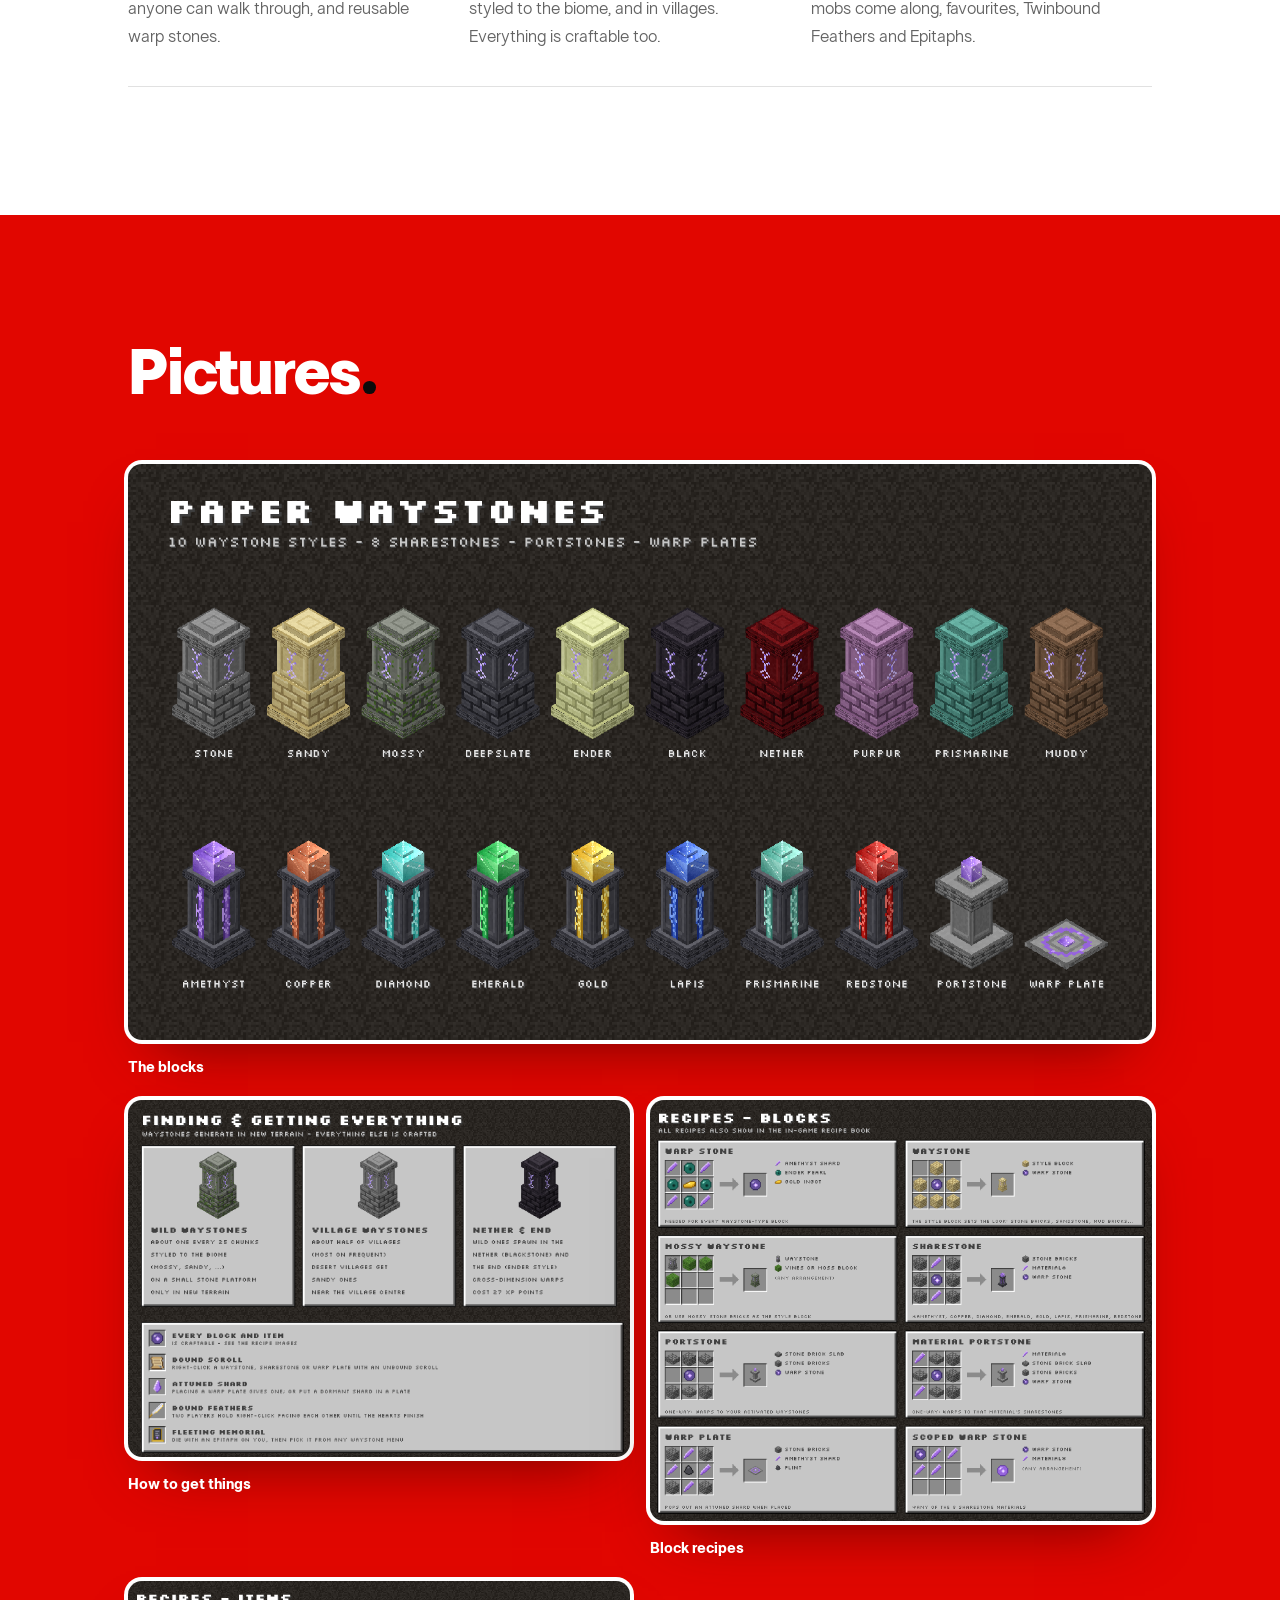
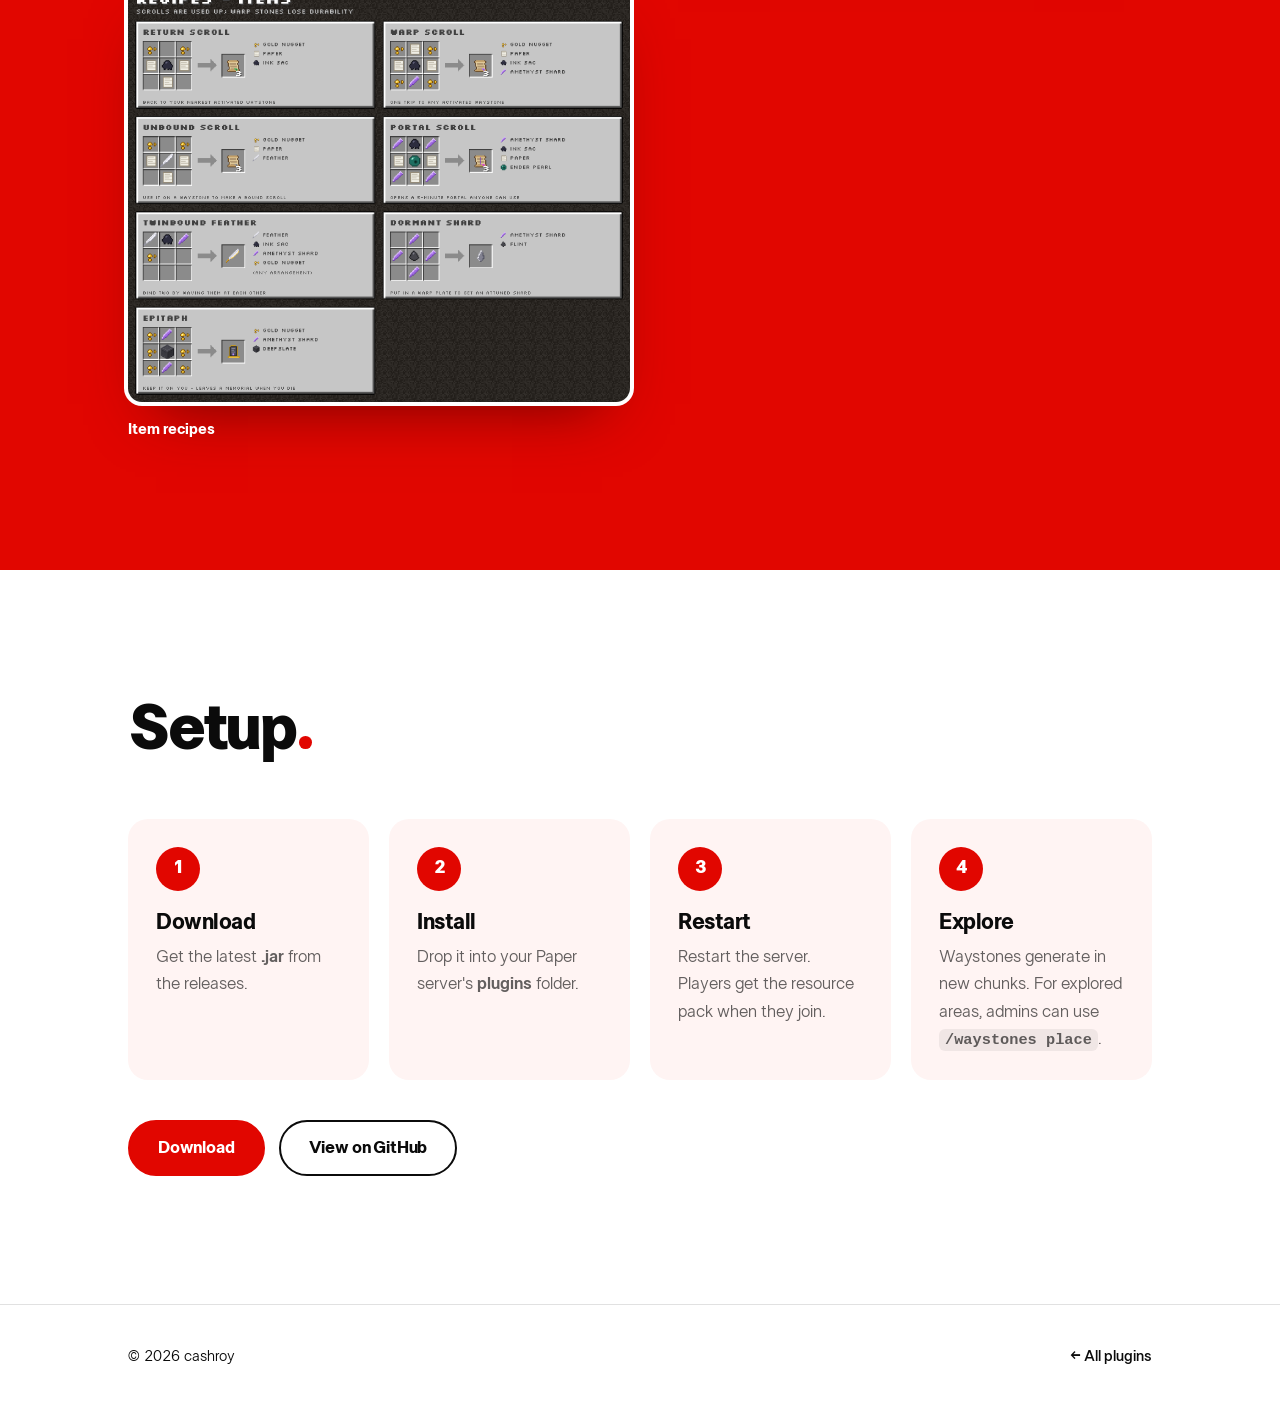
<file: waystones/index.html>
<!doctype html>
<html lang="en" class="no-js">
<head>
  <meta charset="utf-8">
  <meta name="viewport" content="width=device-width, initial-scale=1">
  <title>Paper Waystones</title>
  <meta name="description" content="Paper Waystones: server-side waystones for Paper 1.21.4 – 26.3 with no client mods. Sharestones, warp plates, scrolls, wild waystones and an automatic resource pack.">
  <meta name="theme-color" content="#e10600">
  <link rel="canonical" href="https://cashroy.github.io/waystones/">
  <meta property="og:type" content="website">
  <meta property="og:site_name" content="cashroy">
  <meta property="og:url" content="https://cashroy.github.io/waystones/">
  <meta property="og:title" content="Paper Waystones: waystones for Paper servers, no client mods">
  <meta property="og:description" content="Waystones, sharestones, warp plates and scrolls for Paper 1.21.4 – 26.3, with a resource pack sent automatically.">
  <meta property="og:image" content="https://cashroy.github.io/waystones/icon.png">
  <meta name="twitter:card" content="summary">
  <link rel="icon" href="icon.png">
  <link rel="preload" href="../assets/fonts/LTSuperior-Black.ttf" as="font" type="font/ttf" crossorigin>
  <link rel="preload" href="../assets/fonts/LTSuperior-Regular.ttf" as="font" type="font/ttf" crossorigin>
  <link rel="stylesheet" href="../assets/style.css">
</head>
<body>
  <header class="nav">
    <div class="wrap">
      <a class="brand" href="../">cashroy<span class="dot">.</span></a>
      <nav class="nav-links" aria-label="Main">
        <a href="../#plugins">Plugins</a>
        <a href="https://github.com/cashroy/PaperWaystones">Source</a>
      </nav>
    </div>
  </header>

  <main>
    <div class="hero product-hero">
      <div class="wrap">
        <div class="top rise">
          <img class="app-icon" src="icon.png" alt="Paper Waystones icon" width="96" height="96">
          <span class="eyebrow">Minecraft plugin · Paper</span>
        </div>
        <h1><span class="rise" style="--d:.08s">Paper Waystones<span class="red">.</span></span></h1>
        <span class="underline-draw" aria-hidden="true"></span>
        <p class="lede rise" style="--d:.22s">
          Waystones for Paper servers, with <strong>no client mods</strong>. Activate them, name them,
          warp between them. Players get a small resource pack automatically.
        </p>
        <div class="btns rise" style="--d:.34s">
          <a class="btn primary big" id="dl-main" href="https://github.com/cashroy/PaperWaystones/releases">
            <svg class="down" viewBox="0 0 24 24" fill="none" stroke="currentColor" stroke-width="2.5" stroke-linecap="round" stroke-linejoin="round" aria-hidden="true"><path d="M12 4v12M6 10l6 6 6-6M4 20h16"/></svg>
            Download
          </a>
          <a class="btn" href="https://github.com/cashroy/PaperWaystones">View on GitHub</a>
        </div>
        <p class="fineprint muted rise" style="--d:.42s">Free · Paper 1.21.4 – 26.3 · MIT licence · Fan project inspired by the Waystones mod, not affiliated with it</p>
      </div>
    </div>

    <section id="features" style="padding-top:0">
      <div class="wrap">
        <div class="section-head reveal">
          <div><h2>What it does<span class="red">.</span></h2></div>
        </div>
        <div class="features">
          <div class="feature reveal"><h3>Waystones</h3><p>Ten styles. Right-click to activate, again to pick a destination. Rename them, set who can see them, add modifiers.</p></div>
          <div class="feature reveal" style="--d:.06s"><h3>Sharestones &amp; portstones</h3><p>Sharestones link to every stone of the same material, no activation needed. Portstones are one-way.</p></div>
          <div class="feature reveal" style="--d:.12s"><h3>Warp plates</h3><p>Stand on one to warp to a linked plate. Players, mobs and dropped items all travel; link plates with attuned shards.</p></div>
          <div class="feature reveal"><h3>Scrolls &amp; warp stones</h3><p>Single-use scrolls, a 5-minute Portal Scroll anyone can walk through, and reusable warp stones.</p></div>
          <div class="feature reveal" style="--d:.06s"><h3>Found in the world</h3><p>Wild waystones about every 25 chunks, styled to the biome, and in villages. Everything is craftable too.</p></div>
          <div class="feature reveal" style="--d:.12s"><h3>Costs &amp; extras</h3><p>XP costs and cooldowns, pets and leashed mobs come along, favourites, Twinbound Feathers and Epitaphs.</p></div>
        </div>
      </div>
    </section>

    <section class="band" id="screenshots">
      <div class="wrap">
        <div class="section-head reveal">
          <div><h2>Pictures<span style="color:var(--ink)">.</span></h2></div>
        </div>
        <div class="shots plugin-shots reveal">
          <figure class="shot-img wide"><a href="shots/blocks.png"><img src="shots/blocks.png" alt="Waystones, sharestones, portstones and warp plates" width="1600" height="900" loading="lazy"></a><figcaption>The blocks</figcaption></figure>
          <figure class="shot-img"><a href="shots/how-to-get.png"><img src="shots/how-to-get.png" alt="How to get each item" width="1560" height="1110" loading="lazy"></a><figcaption>How to get things</figcaption></figure>
          <figure class="shot-img"><a href="shots/recipes-blocks.png"><img src="shots/recipes-blocks.png" alt="Block recipes" width="1644" height="1378" loading="lazy"></a><figcaption>Block recipes</figcaption></figure>
          <figure class="shot-img"><a href="shots/recipes-items.png"><img src="shots/recipes-items.png" alt="Item recipes" width="1644" height="1378" loading="lazy"></a><figcaption>Item recipes</figcaption></figure>
        </div>
      </div>
    </section>

    <section id="setup">
      <div class="wrap">
        <div class="section-head reveal">
          <div><h2>Setup<span class="red">.</span></h2></div>
        </div>
        <ol class="steps">
          <li class="reveal"><h3>Download</h3><p>Get the latest <strong>.jar</strong> from the releases.</p></li>
          <li class="reveal" style="--d:.06s"><h3>Install</h3><p>Drop it into your Paper server's <strong>plugins</strong> folder.</p></li>
          <li class="reveal" style="--d:.12s"><h3>Restart</h3><p>Restart the server. Players get the resource pack when they join.</p></li>
          <li class="reveal" style="--d:.18s"><h3>Explore</h3><p>Waystones generate in new chunks. For explored areas, admins can use <code>/waystones place</code>.</p></li>
        </ol>
        <div class="btns reveal">
          <a class="btn primary" id="dl-setup" href="https://github.com/cashroy/PaperWaystones/releases">Download</a>
          <a class="btn" href="https://github.com/cashroy/PaperWaystones">View on GitHub</a>
        </div>
      </div>
    </section>
  </main>

  <footer>
    <div class="wrap">
      <span>© <span id="year">2026</span> cashroy</span>
      <a href="../#plugins">← All plugins</a>
    </div>
  </footer>
  <script src="../assets/main.js"></script>
</body>
</html>
</file>
<file: assets/style.css>
/* cashroy.github.io — red, white, black. */
:root {
  --red: #e10600;
  --red-deep: #b80500;
  --ink: #0b0b0b;
  --paper: #ffffff;
  --line: rgba(11, 11, 11, 0.12);
  --soft: rgba(11, 11, 11, 0.64);
  --tint: #fff4f3;
  --max: 1120px;
  --gutter: clamp(20px, 5vw, 48px);
  --ease: cubic-bezier(.16, 1, .3, 1);        /* long, soft deceleration (expo-out) */
  --ease-io: cubic-bezier(.65, 0, .35, 1);     /* for things that move both ways */
}

/* LT Superior by LyonsType (SIL Open Font License; see fonts/LTSuperior-OFL.txt), hosted here. */
@font-face { font-family: "LT Superior"; font-weight: 400 500; font-display: swap; src: url("fonts/LTSuperior-Regular.ttf") format("truetype"); }
@font-face { font-family: "LT Superior"; font-weight: 600; font-display: swap; src: url("fonts/LTSuperior-SemiBold.ttf") format("truetype"); }
@font-face { font-family: "LT Superior"; font-weight: 700; font-display: swap; src: url("fonts/LTSuperior-Bold.ttf") format("truetype"); }
@font-face { font-family: "LT Superior"; font-weight: 800; font-display: swap; src: url("fonts/LTSuperior-ExtraBold.ttf") format("truetype"); }
@font-face { font-family: "LT Superior"; font-weight: 900; font-display: swap; src: url("fonts/LTSuperior-Black.ttf") format("truetype"); }

*, *::before, *::after { box-sizing: border-box; }
html { -webkit-text-size-adjust: 100%; scroll-behavior: smooth; }
body {
  margin: 0;
  background: var(--paper);
  color: var(--ink);
  font-family: "LT Superior", system-ui, -apple-system, "Segoe UI", Roboto, sans-serif;
  font-size: 17px;
  line-height: 1.6;
  -webkit-font-smoothing: antialiased;
  overflow-x: hidden;
}
img { max-width: 100%; display: block; }
a { color: inherit; }
::selection { background: var(--red); color: var(--paper); }
:focus-visible { outline: 3px solid var(--red); outline-offset: 3px; border-radius: 4px; }

.wrap { max-width: var(--max); margin: 0 auto; padding: 0 var(--gutter); }

/* ---- nav ---- */
.nav {
  position: sticky; top: 0; z-index: 10;
  background: rgba(255, 255, 255, 0.86);
  backdrop-filter: saturate(1.4) blur(10px);
  -webkit-backdrop-filter: saturate(1.4) blur(10px);
  border-bottom: 1px solid transparent;
  transition: border-color .3s var(--ease);
}
.nav.scrolled { border-bottom-color: var(--line); }
.nav .wrap { display: flex; align-items: center; justify-content: space-between; height: 68px; }
.brand { font-weight: 900; font-size: 20px; letter-spacing: -0.03em; text-decoration: none; }
.brand .dot { color: var(--red); }
.nav-links { display: flex; gap: clamp(16px, 3vw, 32px); }
.nav-links a {
  text-decoration: none; font-weight: 600; font-size: 15px; position: relative;
}
.nav-links a::after {
  content: ""; position: absolute; left: 0; right: 0; bottom: -4px; height: 2px;
  background: var(--red); transform: scaleX(0); transform-origin: left;
  transition: transform .35s var(--ease);
}
.nav-links a:hover::after, .nav-links a[aria-current="page"]::after { transform: scaleX(1); }

/* ---- type ---- */
.eyebrow {
  display: inline-flex; align-items: center; gap: 10px;
  font-size: 13px; font-weight: 700; letter-spacing: .14em; text-transform: uppercase;
  color: var(--red);
}
.eyebrow::before { content: ""; width: 28px; height: 2px; background: var(--red); }
h1, h2, h3 { margin: 0; letter-spacing: -0.035em; line-height: 1.02; }
h1 { font-size: clamp(48px, 11vw, 132px); font-weight: 900; }
h2 { font-size: clamp(34px, 6vw, 64px); font-weight: 900; }
h3 { font-size: 22px; font-weight: 800; letter-spacing: -0.02em; line-height: 1.2; }
.red { color: var(--red); }
.lede { font-size: clamp(19px, 2.4vw, 24px); line-height: 1.5; max-width: 34em; margin: 28px 0 0; }
.muted { color: var(--soft); }

/* ---- sections ---- */
.hero { padding: clamp(72px, 14vw, 168px) 0 clamp(64px, 10vw, 120px); position: relative; }
.hero h1 .line { display: block; }
.underline-draw {
  display: block; height: clamp(6px, 1vw, 10px); width: clamp(90px, 18vw, 200px);
  background: var(--red); margin-top: clamp(20px, 3vw, 32px);
  transform-origin: left; animation: draw 1.1s .35s var(--ease) both;
}
@keyframes draw { from { transform: scaleX(0); } to { transform: scaleX(1); } }

section { padding: clamp(64px, 10vw, 128px) 0; }
.section-head { display: flex; align-items: end; justify-content: space-between; gap: 24px; flex-wrap: wrap; margin-bottom: clamp(32px, 5vw, 56px); }
.section-head p { margin: 0; max-width: 28em; }
.band { background: var(--red); color: var(--paper); }
.band .eyebrow { color: var(--paper); }
.band .eyebrow::before { background: var(--paper); }
.band ::selection { background: var(--paper); color: var(--red); }

/* ---- project cards ---- */
.cards { display: grid; grid-template-columns: repeat(auto-fit, minmax(min(100%, 320px), 1fr)); gap: 20px; }
.card {
  position: relative; display: flex; flex-direction: column; gap: 18px;
  padding: clamp(24px, 4vw, 36px); min-height: 300px;
  border: 1.5px solid var(--ink); border-radius: 20px; text-decoration: none;
  background: var(--paper); overflow: hidden; isolation: isolate;
  transition: transform .45s var(--ease), color .45s var(--ease), border-color .45s var(--ease);
}
.card::before {
  content: ""; position: absolute; inset: 0; z-index: -1; background: var(--red);
  transform: translateY(101%); transition: transform .5s var(--ease);
}
.card:hover, .card:focus-visible { transform: translateY(-6px); color: var(--paper); border-color: var(--red); }
.card:hover::before, .card:focus-visible::before { transform: translateY(0); }
.card .num { font-size: 14px; font-weight: 800; letter-spacing: .1em; color: var(--red); transition: color .45s var(--ease); }
.card:hover .num, .card:focus-visible .num { color: var(--paper); }
.card h3 { font-size: clamp(30px, 4vw, 42px); font-weight: 900; letter-spacing: -0.04em; }
.card p { margin: 0; }
.card .tags { display: flex; flex-wrap: wrap; gap: 8px; margin-top: auto; }
.tag {
  font-size: 12px; font-weight: 700; letter-spacing: .06em; text-transform: uppercase;
  padding: 6px 10px; border: 1.5px solid currentColor; border-radius: 999px;
}
.card .arrow {
  position: absolute; top: clamp(24px, 4vw, 36px); right: clamp(24px, 4vw, 36px);
  font-size: 28px; font-weight: 400; line-height: 1; transition: transform .45s var(--ease);
}
.card:hover .arrow { transform: translate(4px, -4px) rotate(-45deg); }
.card.ghost { border-style: dashed; border-color: var(--line); }
.card.ghost:hover { border-style: solid; }
.card .icon { width: 56px; height: 56px; border-radius: 14px; }

/* ---- buttons ---- */
.btns { display: flex; flex-wrap: wrap; gap: 14px; margin-top: 40px; align-items: center; }
.btn {
  display: inline-flex; align-items: center; justify-content: center; gap: 12px;
  min-height: 56px; padding: 0 28px; border-radius: 999px;
  font: inherit; font-weight: 800; font-size: 17px; letter-spacing: -0.01em; text-decoration: none;
  border: 2px solid var(--ink); background: var(--paper); color: var(--ink); cursor: pointer;
  transition: background .3s var(--ease), color .3s var(--ease), border-color .3s var(--ease), transform .3s var(--ease);
}
.btn:hover { background: var(--ink); color: var(--paper); }
.btn:active { transform: scale(.97); }
.btn.primary { background: var(--red); border-color: var(--red); color: var(--paper); }
.btn.primary:hover { background: var(--ink); border-color: var(--ink); }
.btn.big { min-height: 72px; padding: 0 40px; font-size: 20px; }
.btn svg { width: 20px; height: 20px; flex: none; transition: transform .3s var(--ease); }
.btn:hover svg.down { transform: translateY(3px); }
.btn.soon { cursor: default; opacity: .75; pointer-events: none; }
.btn small { font-weight: 600; opacity: .8; font-size: 14px; }
.fineprint { font-size: 14px; margin-top: 18px; }

/* ---- features ---- */
.features { display: grid; grid-template-columns: repeat(auto-fit, minmax(min(100%, 280px), 1fr)); border-top: 1.5px solid var(--ink); }
.feature { padding: 32px 28px 36px 0; border-bottom: 1px solid var(--line); }
.feature .k { font-size: 13px; font-weight: 800; color: var(--red); letter-spacing: .1em; }
.feature h3 { margin: 10px 0 10px; }
.feature p { margin: 0; color: var(--soft); }
kbd {
  font: 700 0.85em/1 "LT Superior", system-ui, sans-serif; padding: 3px 7px;
  border: 1.5px solid currentColor; border-radius: 6px; white-space: nowrap;
}

/* ---- screenshots placeholder ---- */
.shots { display: grid; grid-template-columns: 2fr 1fr; gap: 20px; }
.shot {
  aspect-ratio: 16 / 10; border: 1.5px dashed rgba(255,255,255,.7); border-radius: 20px;
  display: grid; place-items: center; text-align: center; padding: 20px;
  font-weight: 700; color: rgba(255,255,255,.9); position: relative; overflow: hidden;
}
.shot:nth-child(2) { aspect-ratio: auto; }
.shot::after {
  content: ""; position: absolute; inset: 0;
  background: linear-gradient(110deg, transparent 30%, rgba(255,255,255,.14) 50%, transparent 70%);
  transform: translateX(-100%); animation: sheen 3.2s 1s ease-in-out infinite;
}
@keyframes sheen { to { transform: translateX(100%); } }

.shots:has(.shot-img) { grid-template-columns: repeat(3, 1fr); align-items: start; }
.shot-img { margin: 0; }
.shot-img img {
  width: 100%; height: auto; border-radius: 14px; background: var(--paper);
  box-shadow: 0 0 0 4px var(--paper), 0 30px 60px -28px rgba(60, 0, 0, .7);
  transition: transform .5s var(--ease);
}
.shot-img:hover img { transform: translateY(-6px); }
.shot-img figcaption { margin-top: 16px; font-weight: 800; font-size: 15px; }
@media (max-width: 900px) { .shots:has(.shot-img) { grid-template-columns: 1fr; gap: 36px; } }

/* ---- steps ---- */
.steps { list-style: none; margin: 0; padding: 0; display: grid; grid-template-columns: repeat(auto-fit, minmax(min(100%, 230px), 1fr)); gap: 20px; counter-reset: s; }
.steps li {
  counter-increment: s; padding: 28px; border-radius: 20px; background: var(--tint);
  position: relative;
}
.steps li::before {
  content: counter(s); display: grid; place-items: center; width: 44px; height: 44px; border-radius: 50%;
  background: var(--red); color: var(--paper); font-weight: 900; font-size: 18px; margin-bottom: 18px;
}
.steps h3 { margin-bottom: 8px; }
.steps p { margin: 0; color: var(--soft); }
.callout { margin-top: 28px; padding: 20px 24px; border-left: 4px solid var(--red); background: var(--tint); border-radius: 0 12px 12px 0; }
.callout p { margin: 0; }

/* ---- product hero ---- */
.product-hero .top { display: flex; align-items: center; gap: 20px; margin-bottom: 28px; }
.product-hero .app-icon { width: clamp(64px, 10vw, 96px); height: auto; border-radius: 22%; box-shadow: 0 16px 40px -18px rgba(225, 6, 0, .55); }
.version { font-weight: 700; font-size: 14px; }

/* ---- red-forward chrome: nav + heroes sit on red ---- */
.nav { background: var(--red); color: var(--paper); backdrop-filter: none; -webkit-backdrop-filter: none; }
.nav.scrolled { border-bottom-color: transparent; box-shadow: 0 6px 24px -14px rgba(120, 0, 0, .6); }
.brand .dot { color: var(--ink); }
.nav-links a::after { background: var(--paper); }
.nav ::selection, .hero ::selection { background: var(--paper); color: var(--red); }

.hero { background: var(--red); color: var(--paper); margin-bottom: clamp(56px, 9vw, 112px); }
.hero .red { color: var(--ink); }
.hero .eyebrow { color: var(--paper); }
.hero .eyebrow::before { background: var(--paper); }
.hero .underline-draw { background: var(--paper); }
.hero .muted, .hero .fineprint { color: rgba(255, 255, 255, .86); }
.hero .btn { background: transparent; color: var(--paper); border-color: var(--paper); }
.hero .btn:hover { background: var(--paper); color: var(--red); }
.hero .btn.primary { background: var(--paper); color: var(--red); border-color: var(--paper); }
.hero .btn.primary:hover { background: var(--ink); color: var(--paper); border-color: var(--ink); }
.product-hero .app-icon { border-radius: 22.6%; box-shadow: 0 0 0 3px var(--paper), 0 18px 40px -16px rgba(60, 0, 0, .55); }
.card .icon { border-radius: 22.6%; transition: box-shadow .45s var(--ease); }
.card:hover .icon, .card:focus-visible .icon { box-shadow: 0 0 0 2px var(--paper); }
.home-hero { padding: clamp(80px, 16vw, 200px) 0 clamp(56px, 9vw, 104px); }
.home-hero h1 { font-size: clamp(64px, 17vw, 220px); letter-spacing: -0.05em; }

.card .arrow { color: var(--red); }
.card:hover .arrow, .card:focus-visible .arrow { color: var(--paper); }

/* ---- contact ---- */
.contact { margin: 0; padding: 0; list-style: none; border-top: 1.5px solid rgba(255,255,255,.9); }
.contact li { border-bottom: 1px solid rgba(255,255,255,.35); }
.contact a {
  display: flex; align-items: baseline; justify-content: space-between; gap: 16px; flex-wrap: wrap;
  padding: clamp(18px, 3vw, 26px) 0; text-decoration: none;
  transition: padding .35s var(--ease);
}
.contact a:hover { padding-left: 14px; }
.contact .label { font-size: 13px; font-weight: 800; letter-spacing: .14em; text-transform: uppercase; opacity: .85; }
.contact .value { font-size: clamp(22px, 4vw, 40px); font-weight: 900; letter-spacing: -0.03em; line-height: 1.15; word-break: break-word; }
.contact a:hover .value { text-decoration: underline; text-decoration-thickness: 3px; text-underline-offset: 6px; }
.band + footer { border-top: 0; }

/* ---- footer ---- */
footer { border-top: 1px solid var(--line); padding: 40px 0 56px; font-size: 15px; }
footer .wrap { display: flex; justify-content: space-between; gap: 16px; flex-wrap: wrap; }
footer a { text-decoration: none; font-weight: 600; }
footer a:hover { color: var(--red); }

/* ---- reveal on scroll ---- */
.reveal {
  opacity: 0; transform: translateY(32px); filter: blur(6px);
  transition: opacity 1.1s var(--ease), transform 1.3s var(--ease), filter 1.1s var(--ease);
  transition-delay: var(--d, 0s);
}
.reveal.in { opacity: 1; transform: none; filter: none; }
.no-js .reveal { opacity: 1; transform: none; }

.hero .rise { display: block; animation: rise 1s var(--ease) both; animation-delay: var(--d, 0s); }
@keyframes rise { from { opacity: 0; transform: translateY(0.45em); filter: blur(8px); } to { opacity: 1; transform: none; filter: none; } }
.hero .rise { animation-duration: 1.3s; }

/* The icon row animates in like the rest of the hero, but must stay a row. */
.product-hero .top.rise { display: flex; }
.phone-note, .swipe-hint { display: none; }
.shot-img a { display: block; border-radius: 14px; }

@media (max-width: 720px) {
  body { font-size: 16px; }
  section { padding: 56px 0; }
  .shots { grid-template-columns: 1fr; }
  .shot:nth-child(2) { aspect-ratio: 16 / 10; }
  .btn, .btn.big { width: 100%; white-space: nowrap; }
  .btn.big { min-height: 64px; padding: 0 20px; font-size: 18px; }
  .btns { margin-top: 28px; gap: 10px; }
  .card { min-height: 0; }

  /* hero */
  .hero { padding: 44px 0 52px; margin-bottom: 48px; }
  .home-hero { padding: 72px 0 56px; }
  .product-hero .top { gap: 16px; margin-bottom: 22px; }
  .product-hero .app-icon { width: 60px; }
  .product-hero .eyebrow { font-size: 12px; letter-spacing: .1em; line-height: 1.5; }
  .product-hero .eyebrow::before { display: none; }
  .lede { margin-top: 20px; }
  .fineprint { margin-top: 14px; }
  .phone-note {
    display: block; margin: 18px 0 0; padding: 12px 16px; border-radius: 12px;
    background: rgba(255, 255, 255, .14); font-size: 14px; font-weight: 600;
  }

  /* features: tighter list */
  .feature { padding: 20px 0 22px; }
  .feature h3 { margin: 0 0 4px; font-size: 19px; }

  /* screenshots: swipeable, nearly full width, tap to open full size */
  .shots:has(.shot-img) {
    display: flex; gap: 14px; overflow-x: auto; scroll-snap-type: x mandatory;
    margin: 0 calc(-1 * var(--gutter)); padding: 4px var(--gutter) 16px;
    scroll-padding: 0 var(--gutter); scrollbar-width: none; -webkit-overflow-scrolling: touch;
  }
  .shots:has(.shot-img)::-webkit-scrollbar { display: none; }
  .shot-img { flex: 0 0 88%; scroll-snap-align: start; }
  .shot-img:hover img { transform: none; }
  .shot-img figcaption { margin-top: 12px; }
  .swipe-hint { display: block; margin: 6px 0 0; font-size: 13px; font-weight: 700; opacity: .85; }

  /* setup steps: number beside the heading instead of above it */
  .steps { gap: 12px; }
  .steps li { display: grid; grid-template-columns: 40px 1fr; column-gap: 16px; padding: 20px; }
  .steps li::before { grid-row: span 2; width: 40px; height: 40px; font-size: 17px; margin: 0; }
  .steps h3 { margin: 6px 0 4px; }
  .callout { padding: 16px 18px; }

  footer { padding: 32px 0 40px; }
}

/* Reduced motion: nothing slides, scales or blurs, but things still fade in smoothly
   (fades aren't "motion", so this stays comfortable for people who asked for less of it). */
@media (prefers-reduced-motion: reduce) {
  :root:not(.force-motion) { scroll-behavior: auto; }
  :root:not(.force-motion) .reveal { transform: none; filter: none;
    transition: opacity 1.1s var(--ease) var(--d, 0s), color .5s ease, background .5s ease, border-color .5s ease; }
  :root:not(.force-motion) .hero .rise { animation-name: fade-in; }
  :root:not(.force-motion) .underline-draw { animation-name: fade-in; }
  :root:not(.force-motion) .card:hover, :root:not(.force-motion) .card:focus-visible,
  :root:not(.force-motion) .btn:hover, :root:not(.force-motion) .shot-img:hover img,
  :root:not(.force-motion) .card:hover .icon, :root:not(.force-motion) .card:hover .arrow { transform: none; }
  :root:not(.force-motion) .card::before { transition: transform .01s; }
}
@keyframes fade-in { from { opacity: 0; } to { opacity: 1; } }

/* setup: one block per platform */
.setup-os { font-size: clamp(22px, 3vw, 28px); font-weight: 900; margin: 0 0 18px; }
.callout + .setup-os { margin-top: clamp(40px, 6vw, 64px); }
.fineprint a { color: inherit; }
code { font: 600 0.9em/1 ui-monospace, "SF Mono", Consolas, monospace; padding: 2px 6px; border-radius: 6px; background: rgba(11, 11, 11, .06); }

/* plugin pages */
.pixel { image-rendering: pixelated; }
.shots.plugin-shots:has(.shot-img) { grid-template-columns: repeat(2, 1fr); }
.plugin-shots .shot-img.wide { grid-column: 1 / -1; }
@media (max-width: 900px) { .shots.plugin-shots:has(.shot-img) { grid-template-columns: 1fr; } }

/* ---- smoother motion ---------------------------------------------------------------- */
/* The page settles in on load. */
body { animation: page-in .8s var(--ease) both; }
@keyframes page-in { from { opacity: 0; } }

/* Cards: slower, softer lift with a shadow that grows with it. */
.card { transition: opacity 1.1s var(--ease) var(--d, 0s), filter 1.1s var(--ease) var(--d, 0s),
                    transform .8s var(--ease), color .6s var(--ease), border-color .6s var(--ease), box-shadow .8s var(--ease); }
.card::before { transition: transform .75s var(--ease); }
.card:hover, .card:focus-visible { box-shadow: 0 28px 60px -32px rgba(120, 0, 0, .55); }
.card .arrow { transition: transform .7s var(--ease), color .6s var(--ease); }
.card .icon { transition: transform .8s var(--ease), box-shadow .6s var(--ease); }
.card:hover .icon, .card:focus-visible .icon { transform: translateY(-3px) scale(1.04); }

/* Buttons: lift a touch on hover, press in on click. */
.btn { transition: background .45s var(--ease), color .45s var(--ease), border-color .45s var(--ease),
                   transform .5s var(--ease), box-shadow .5s var(--ease); }
.btn:hover { transform: translateY(-2px); box-shadow: 0 14px 30px -18px rgba(11, 11, 11, .55); }
.btn:active { transform: translateY(0) scale(.97); transition-duration: .12s; }
.btn svg { transition: transform .6s var(--ease); }

/* Nav links: underline glides in from the left and out to the right. */
.nav-links a::after { transition: transform .6s var(--ease); transform-origin: right; }
.nav-links a:hover::after { transform-origin: left; }

/* Contact rows and screenshots move more gently. */
.contact a { transition: padding .7s var(--ease); }
.shot-img img { transition: transform .9s var(--ease), opacity .9s var(--ease); }

/* Images fade in once they've loaded (main.js adds .loaded). */
.js-fade { opacity: 0; transition: opacity .9s var(--ease); }
.js-fade.loaded, .no-js .js-fade { opacity: 1; }



/* Round full stops after the logo and headings (LT Superior's own "." is square). The "." stays
   in the text for screen readers and copy-paste; it's drawn as a circle in its own colour. */
.brand .dot, .mega .dot, h1 .red, h2 > span:last-child {
  display: inline-block; width: .2em; height: .2em; margin-left: .05em;
  border-radius: 50%; background: currentColor;
  text-indent: 100%; overflow: hidden; white-space: nowrap; vertical-align: baseline;
}

/* =====================================================================================
   Landing (home): the first screen is just the logo; it glides into the header on scroll.
   ===================================================================================== */
.intro {
  position: relative; padding: 0;
  min-height: calc(100vh - 68px);
  min-height: calc(100svh - 68px);        /* svh: the screen without mobile browser bars */
  display: grid; place-items: center;
}
/* Same weight, tracking and round dot as the header logo, so the hand-over is seamless.
   Sized by width and height, so it also fits phones held sideways. */
.mega {
  margin: 0; color: var(--paper); font-weight: 900; letter-spacing: -0.03em;
  line-height: 1; white-space: nowrap;
  font-size: min(clamp(60px, 19vw, 240px), 30vh);
  font-size: min(clamp(60px, 19vw, 240px), 30svh);
  transform: translateY(-34px);            /* centred on the whole screen, header included */
}
.mega .dot { color: var(--ink); }
.mega-in { display: inline-block; animation: mega-in 1.4s var(--ease) .1s both; }
@keyframes mega-in { from { opacity: 0; transform: translateY(.16em); filter: blur(10px); } }

/* With JavaScript (class set in <head>): the logo is pinned to the screen and main.js moves
   it onto the header logo; the header logo and links stay hidden until it arrives. */
.js-intro .mega {
  position: fixed; left: 50%; top: 50%; z-index: 20; pointer-events: none;
  transform: translate(-50%, -50%); transform-origin: 50% 50%; will-change: transform, opacity;
}
.js-intro .nav .brand { visibility: hidden; }
.js-intro.intro-done .nav .brand { visibility: visible; }
.js-intro.intro-done .mega { visibility: hidden; }
.js-intro .nav-links { opacity: var(--links, 0); transform: translateY(calc((1 - var(--links, 0)) * -6px)); }
.js-intro:not(.links-on) .nav-links { pointer-events: none; }
.js-intro.nav-focus .nav-links { opacity: 1; transform: none; pointer-events: auto; }
.js-intro:not(.intro-done) .nav { box-shadow: none; }

/* A soft white glow along the bottom edge, like light from the page below: a quiet hint that
   there's more. It breathes very slowly and fades away as you scroll. */
.intro { overflow: hidden; isolation: isolate; }
.intro::after {
  content: ""; position: absolute; z-index: -1; pointer-events: none;
  left: -10%; right: -10%; bottom: 0; height: 42%;
  background: radial-gradient(60% 75% at 50% 100%, rgba(255, 255, 255, .26), rgba(255, 255, 255, .08) 45%, rgba(255, 255, 255, 0) 72%);
  filter: blur(12px);
  opacity: calc(1 - var(--p, 0) * 2.5);
  animation: glow-in 2s var(--ease) .5s both, glow-breathe 6s var(--ease-io) 2.5s infinite alternate;
}
@keyframes glow-in { from { opacity: 0; } }
@keyframes glow-breathe { to { transform: scaleY(.82); } }

@media (prefers-reduced-motion: reduce) {
  :root:not(.force-motion) .mega-in { animation-name: fade-in; }
  :root:not(.force-motion) .intro::after { animation: glow-in 2s var(--ease) .5s both; }
}
@media print {
  .js-intro .mega { position: static; transform: none; opacity: 1; }
  .js-intro .nav .brand, .js-intro .nav-links { visibility: visible; opacity: 1; }
}
</file>
